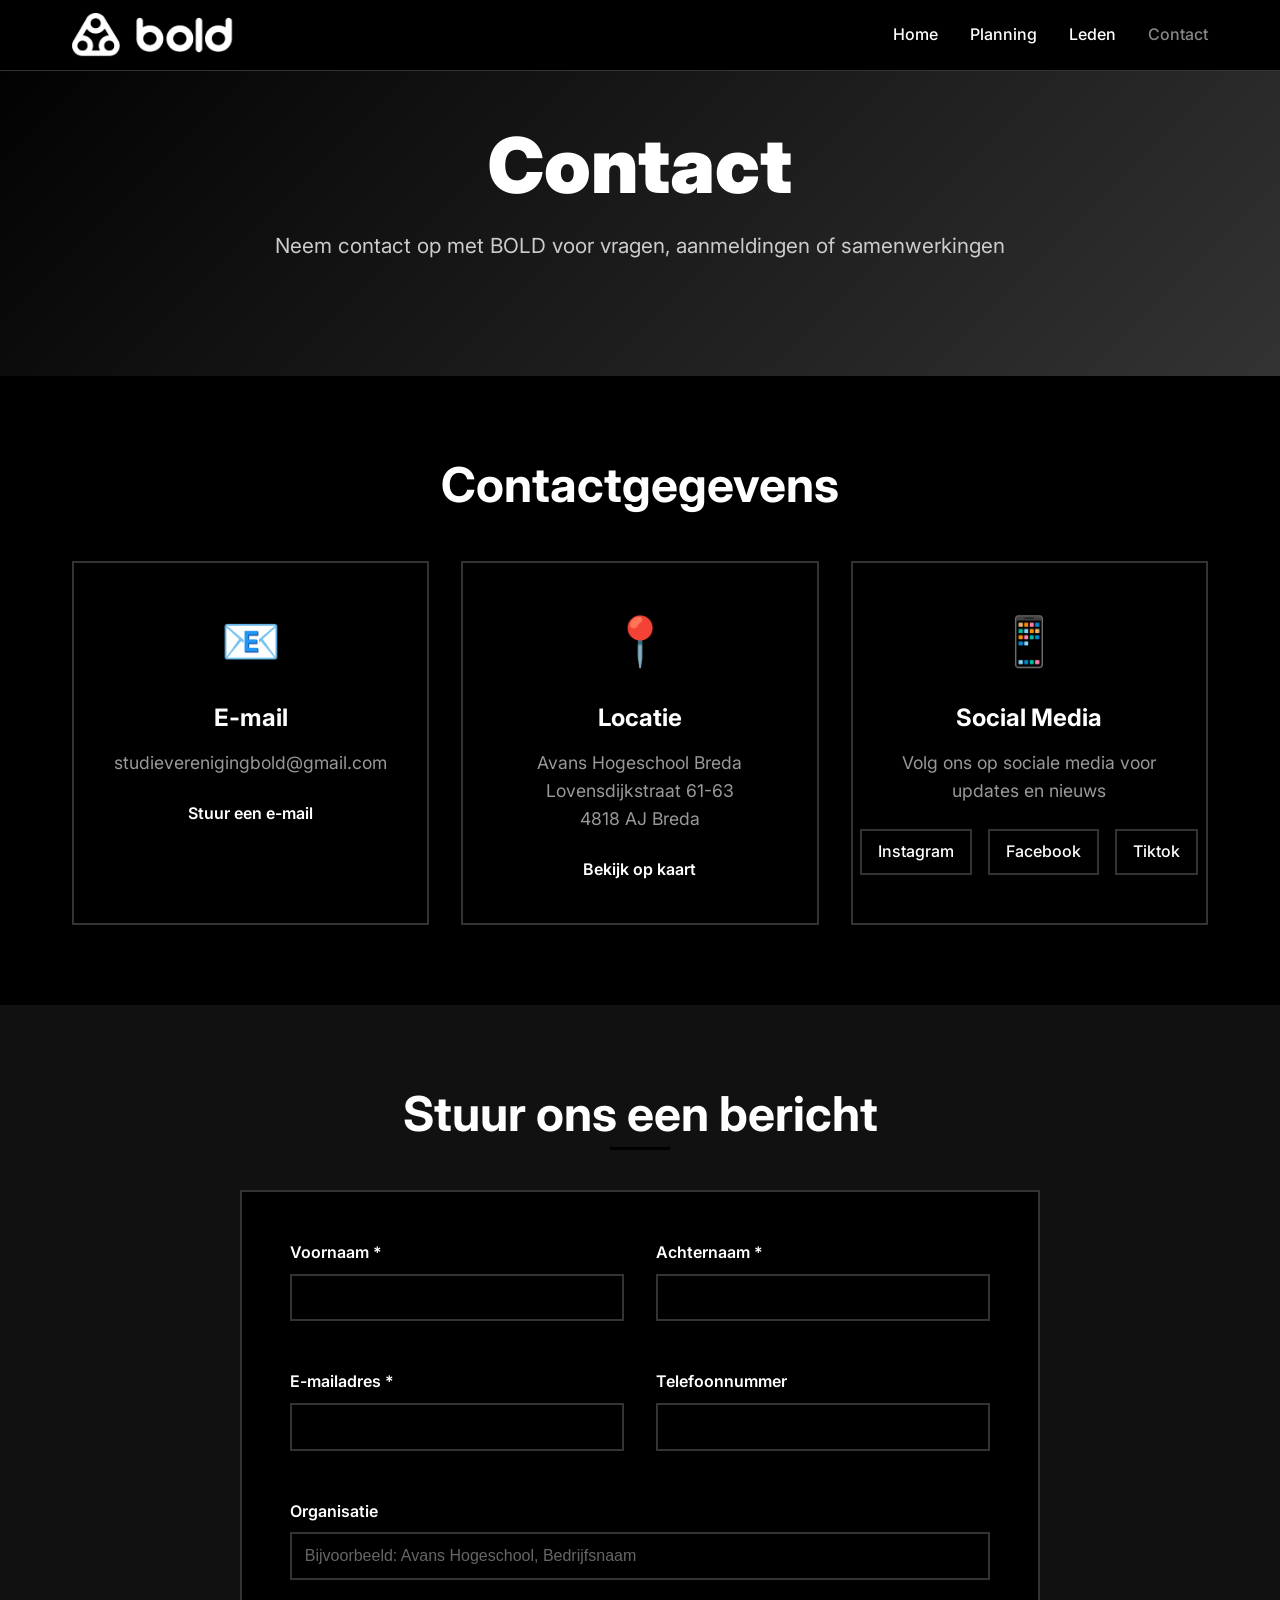
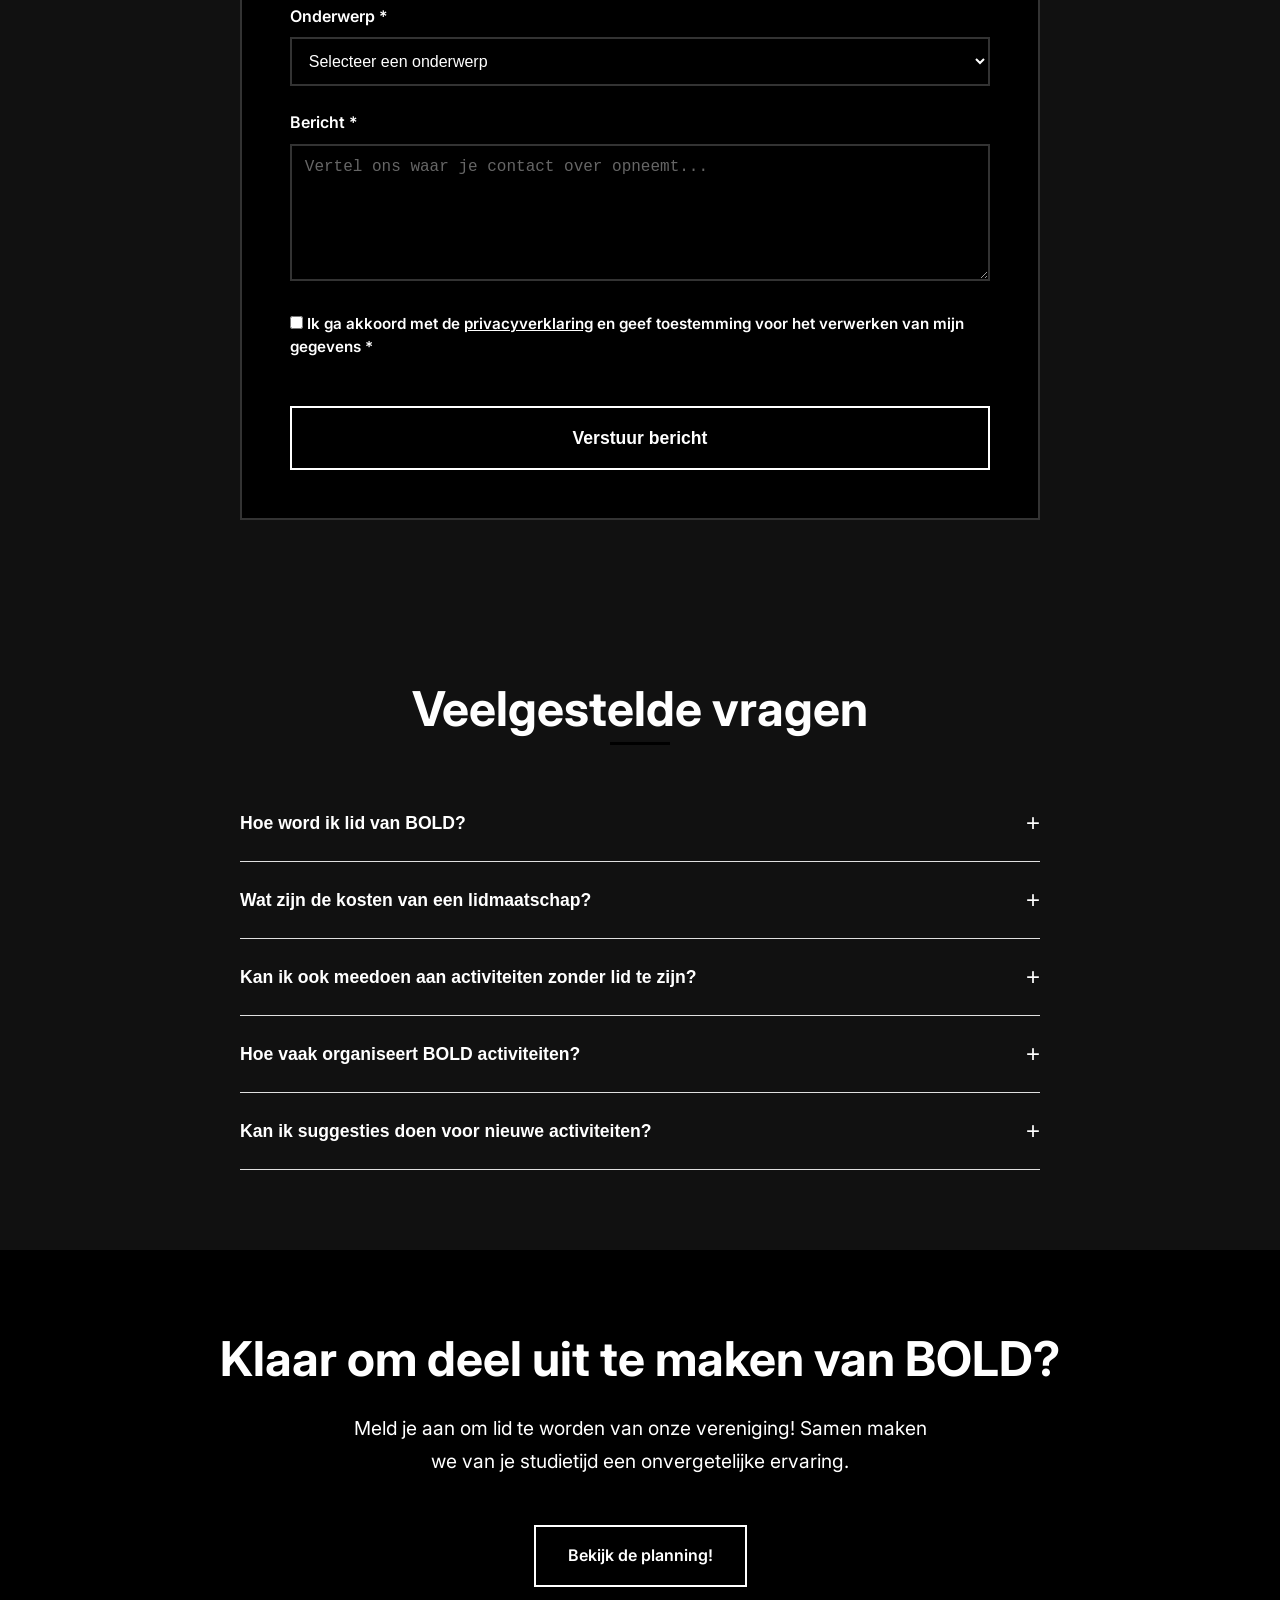
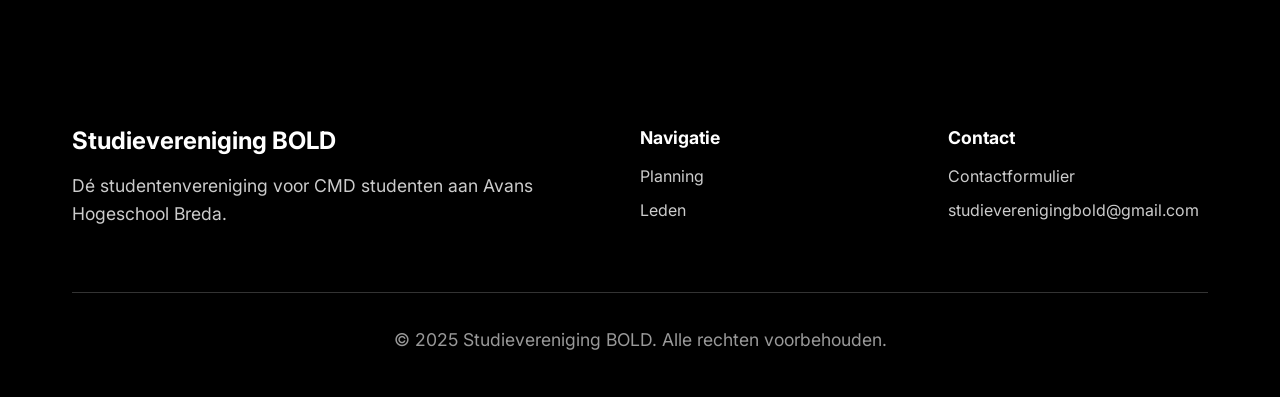
<file: contact.html>
<!DOCTYPE html>
<html lang="nl">
<head>
    <meta charset="UTF-8">
    <meta name="viewport" content="width=device-width, initial-scale=1.0">
    <meta name="description" content="Contact Studievereniging BOLD - Neem contact op met onze CMD studentenvereniging voor vragen, aanmeldingen of samenwerkingen.">
    <meta name="keywords" content="contact, CMD, Avans, Breda, studentenvereniging, BOLD, vragen, aanmelding">
    <meta name="author" content="Studievereniging BOLD">
    <meta property="og:title" content="Contact - Studievereniging BOLD">
    <meta property="og:description" content="Neem contact op met onze CMD studentenvereniging">
    <meta property="og:type" content="website">
    <title>Contact - Studievereniging BOLD</title>
    <link rel="icon" type="image/x-icon" href="img/favicon.ico">
    <link rel="stylesheet" href="styles.css">
    <link rel="preconnect" href="https://fonts.googleapis.com">
    <link rel="preconnect" href="https://fonts.gstatic.com" crossorigin>
    <link href="https://fonts.googleapis.com/css2?family=Inter:wght@300;400;500;600;700;800;900&display=swap" rel="stylesheet">
    <script>
        // Prevent flash during page transition - must run immediately before any rendering
        (function() {
            if (sessionStorage.getItem('pageTransitioning') === 'true') {
                document.documentElement.style.overflow = 'hidden';
                document.documentElement.style.visibility = 'hidden';
            }
        })();
    </script>
</head>
<body>
    <!-- Page Transition Overlay -->
    <div class="page-transition-overlay" id="page-transition-overlay">
        <img src="img/BOLD_logo_wit.png" alt="BOLD" class="page-transition-logo">
    </div>

    <!-- Navigation -->
    <nav class="navbar" role="navigation" aria-label="Hoofdnavigatie">
        <div class="nav-container">
            <div class="nav-logo">
                <a href="index.html" aria-label="Studievereniging BOLD - Home">
                    <img src="img/LOGO (1).png" alt="BOLD Logo" class="logo-image">
                </a>
            </div>
            
            <!-- Desktop Navigation -->
            <ul class="nav-menu" id="nav-menu">
                <li class="nav-item">
                    <a href="index.html" class="nav-link">Home</a>
                </li>
                <!-- <li class="nav-item">
                    <a href="introkamp.html" class="nav-link">Introkamp</a>
                </li> -->
                <li class="nav-item">
                    <a href="planning.html" class="nav-link">Planning</a>
                </li>
                <!-- <li class="nav-item">
                    <a href="donaties.html" class="nav-link">Donaties</a>
                </li> -->
                <!-- <li class="nav-item">
                    <a href="fotoboek.html" class="nav-link">Fotoboek</a>
                </li> -->
                <li class="nav-item">
                    <a href="leden.html" class="nav-link">Leden</a>
                </li>

                <li class="nav-item">
                    <a href="contact.html" class="nav-link">Contact</a>
                </li>
            </ul>
            
            <!-- Mobile Menu Button -->
            <button class="hamburger" id="hamburger" aria-label="Menu openen" aria-expanded="false">
                <span class="hamburger-line"></span>
                <span class="hamburger-line"></span>
                <span class="hamburger-line"></span>
            </button>
        </div>
    </nav>

    <!-- Main Content -->
    <main>
        <!-- Hero Section -->
        <section class="page-hero" role="banner">
            <div class="container">
                <div class="page-hero-content">
                    <h1 class="page-hero-title">Contact</h1>
                    <p class="page-hero-subtitle">Neem contact op met BOLD voor vragen, aanmeldingen of samenwerkingen</p>
                </div>
            </div>
        </section>

        <!-- Contact Information -->
        <section class="contact-info" aria-labelledby="contact-info-title">
            <div class="container">
                <h2 id="contact-info-title" class="section-title">Contactgegevens</h2>
                <div class="contact-grid">
                    <div class="contact-card">
                        <div class="contact-icon">📧</div>
                        <h3>E-mail</h3>
                        <p>studieverenigingbold@gmail.com</p>
                        <a href="mailto:studieverenigingbold@gmail.com" class="contact-link">Stuur een e-mail</a>
                    </div>
                    <div class="contact-card">
                        <div class="contact-icon">📍</div>
                        <h3>Locatie</h3>
                        <p>Avans Hogeschool Breda<br>Lovensdijkstraat 61-63<br>4818 AJ Breda</p>
                        <a href="https://maps.app.goo.gl/FTHAxrg9E9Q36sHp8" target="_blank" class="contact-link">Bekijk op kaart</a>
                    </div>
                    <div class="contact-card">
                        <div class="contact-icon">📱</div>
                        <h3>Social Media</h3>
                        <p>Volg ons op sociale media voor updates en nieuws</p>
                        <div class="social-links">
                            <a target="_blank" rel="noopener noreferrer"href="https://www.instagram.com/studieverenigingbold" class="social-link" aria-label="Instagram">Instagram</a>
                            <a target="_blank" rel="noopener noreferrer" href="https://www.facebook.com/svbold" class="social-link" aria-label="Facebook">Facebook</a>
                            <a target="_blank" rel="noopener noreferrer"href="https://www.tiktok.com/@studievereniging_bold" class="social-link" aria-label="Tiktok">Tiktok</a>

                        </div>
                </div>
            </div>
        </section>

        <!-- Contact Form -->
        <section class="contact-form-section" aria-labelledby="contact-form-title">
            <div class="container">
                <h2 id="contact-form-title" class="section-title">Stuur ons een bericht</h2>
                <div class="form-container">
                    <form class="contact-form" id="contact-form" action="https://api.web3forms.com/submit" method="POST">
                        <!-- Web3Forms Access Key -->
                        <input type="hidden" name="access_key" value="b083d10e-01dd-41e7-8710-f044d23d0695">
                        
                        <!-- Hidden name field that combines firstName and lastName -->
                        <input type="hidden" name="name" id="fullName">
                        
                        <div class="form-row">
                            <div class="form-group">
                                <label for="firstName">Voornaam *</label>
                                <input type="text" id="firstName" name="firstName" required>
                            </div>
                            <div class="form-group">
                                <label for="lastName">Achternaam *</label>
                                <input type="text" id="lastName" name="lastName" required>
                            </div>
                        </div>
                        
                        <div class="form-row">
                            <div class="form-group">
                                <label for="email">E-mailadres *</label>
                                <input type="email" id="email" name="email" required>
                            </div>
                            <div class="form-group">
                                <label for="phone">Telefoonnummer</label>
                                <input type="tel" id="phone" name="phone">
                            </div>
                        </div>
                        
                        <div class="form-group">
                            <label for="organization">Organisatie</label>
                            <input type="text" id="organization" name="organization" placeholder="Bijvoorbeeld: Avans Hogeschool, Bedrijfsnaam">
                        </div>
                        
                        <div class="form-group">
                            <label for="subject">Onderwerp *</label>
                            <select id="subject" name="subject" required>
                                <option value="">Selecteer een onderwerp</option>
                                <option value="lidmaatschap">Lidmaatschap</option>
                                <option value="introkamp">Introkamp</option>
                                <option value="activiteiten">Activiteiten</option>
                                <option value="samenwerking">Samenwerking</option>
                                <option value="donatie">Donatie</option>
                                <option value="overig">Overig</option>
                            </select>
                        </div>
                        
                        <div class="form-group">
                            <label for="message">Bericht *</label>
                            <textarea id="message" name="message" rows="6" required placeholder="Vertel ons waar je contact over opneemt..."></textarea>
                        </div>
                        
                        <div class="form-group checkbox-group">
                            <label class="checkbox-label">
                                <input type="checkbox" id="privacy" name="privacy" required>
                                <span class="checkmark"></span>
                                Ik ga akkoord met de <a href="#" target="_blank">privacyverklaring</a> en geef toestemming voor het verwerken van mijn gegevens *
                            </label>
                        </div>
                        
                        <button type="submit" class="btn btn-primary btn-large">
                            Verstuur bericht
                        </button>
                    </form>
                </div>
            </div>
        </section>

        <!-- FAQ Section -->
        <section class="faq" aria-labelledby="faq-title">
            <div class="container">
                <h2 id="faq-title" class="section-title">Veelgestelde vragen</h2>
                <div class="faq-list">
                    <div class="faq-item">
                        <button class="faq-question" aria-expanded="false">
                            <span>Hoe word ik lid van BOLD?</span>
                            <span class="faq-icon">+</span>
                        </button>
                        <div class="faq-answer">
                            <p>Je kunt je aanmelden via het contactformulier op deze pagina of door een e-mail te sturen naar studieverenigingbold@gmail.com.We nemen dan contact met je op om een afspraak te regelen.</p>
                        </div>
                    </div>
                    <div class="faq-item">
                        <button class="faq-question" aria-expanded="false">
                            <span>Wat zijn de kosten van een lidmaatschap?</span>
                            <span class="faq-icon">+</span>
                        </button>
                        <div class="faq-answer">
                            <p>Het lidmaatschap van BOLD is helemaal gratis!</p>
                        </div>
                    </div>
                    <div class="faq-item">
                        <button class="faq-question" aria-expanded="false">
                            <span>Kan ik ook meedoen aan activiteiten zonder lid te zijn?</span>
                            <span class="faq-icon">+</span>
                        </button>
                        <div class="faq-answer">
                            <p>Ja, alle activiteiten zijn open voor alle CMD studenten, ook als je  geen lid bent van BOLD.</p>
                        </div>
                    </div>
                    <div class="faq-item">
                        <button class="faq-question" aria-expanded="false">
                            <span>Hoe vaak organiseert BOLD activiteiten?</span>
                            <span class="faq-icon">+</span>
                        </button>
                        <div class="faq-answer">
                            <p>We organiseren gemiddeld 1 activiteit per maand.</p>
                        </div>
                    </div>
                    <div class="faq-item">
                        <button class="faq-question" aria-expanded="false">
                            <span>Kan ik suggesties doen voor nieuwe activiteiten?</span>
                            <span class="faq-icon">+</span>
                        </button>
                        <div class="faq-answer">
                            <p>Absoluut! We horen graag je ideeën voor nieuwe activiteiten. Je kunt je suggesties doorgeven via het contactformulier of via onze socials!</p>
                        </div>
                    </div>
                </div>
            </div>
        </section>

        <!-- CTA Section -->
        <section class="cta" aria-labelledby="cta-title">
            <div class="container">
                <div class="cta-content">
                    <h2 id="cta-title" class="cta-title">Klaar om deel uit te maken van BOLD?</h2>
                    <p class="cta-description">
                        Meld je aan om lid te worden van onze vereniging!
                        Samen maken we van je studietijd een onvergetelijke ervaring.
                    </p>
                    <div class="cta-actions">
                        <a href="planning.html" class="btn btn-primary" aria-label="Meld je aan voor Introkamp">
                            Bekijk de planning!                        
                        </a>
                        <!-- <a href="donaties.html" class="btn btn-secondary" aria-label="Steun BOLD met een donatie">
                            Steun BOLD
                        </a> -->
                    </div>
                </div>
            </div>
        </section>
    </main>

    <!-- Footer -->
    <footer class="footer" role="contentinfo">
        <div class="container">
            <div class="footer-content">
                <div class="footer-section">
                    <h3 class="footer-title">Studievereniging BOLD</h3>
                    <p class="footer-description">
                        Dé studentenvereniging voor CMD studenten aan Avans Hogeschool Breda.
                    </p>
                </div>
                <div class="footer-section">
                    <h4 class="footer-subtitle">Navigatie</h4>
                    <ul class="footer-links">
                        <!-- <li><a href="introkamp.html">Introkamp</a></li> -->
                        <li><a href="planning.html">Planning</a></li>
                        <!-- <li><a href="fotoboek.html">Fotoboek</a></li> -->
                        <li><a href="leden.html">Leden</a></li>
                    </ul>
                </div>
                <div class="footer-section">
                    <h4 class="footer-subtitle">Contact</h4>
                    <ul class="footer-links">
                        <li><a href="contact.html">Contactformulier</a></li>
                        <!-- <li><a href="donaties.html">Donaties</a></li> -->
                        <li><a href="mailto:studieverenigingbold@gmail.com">studieverenigingbold@gmail.com</a></li>
                    </ul>
                </div>
            </div>
            <div class="footer-bottom">
                <p>&copy; 2025 Studievereniging BOLD. Alle rechten voorbehouden.</p>
            </div>
        </div>
    </footer>

    <script src="script.js"></script>
</body>
</html>
</file>
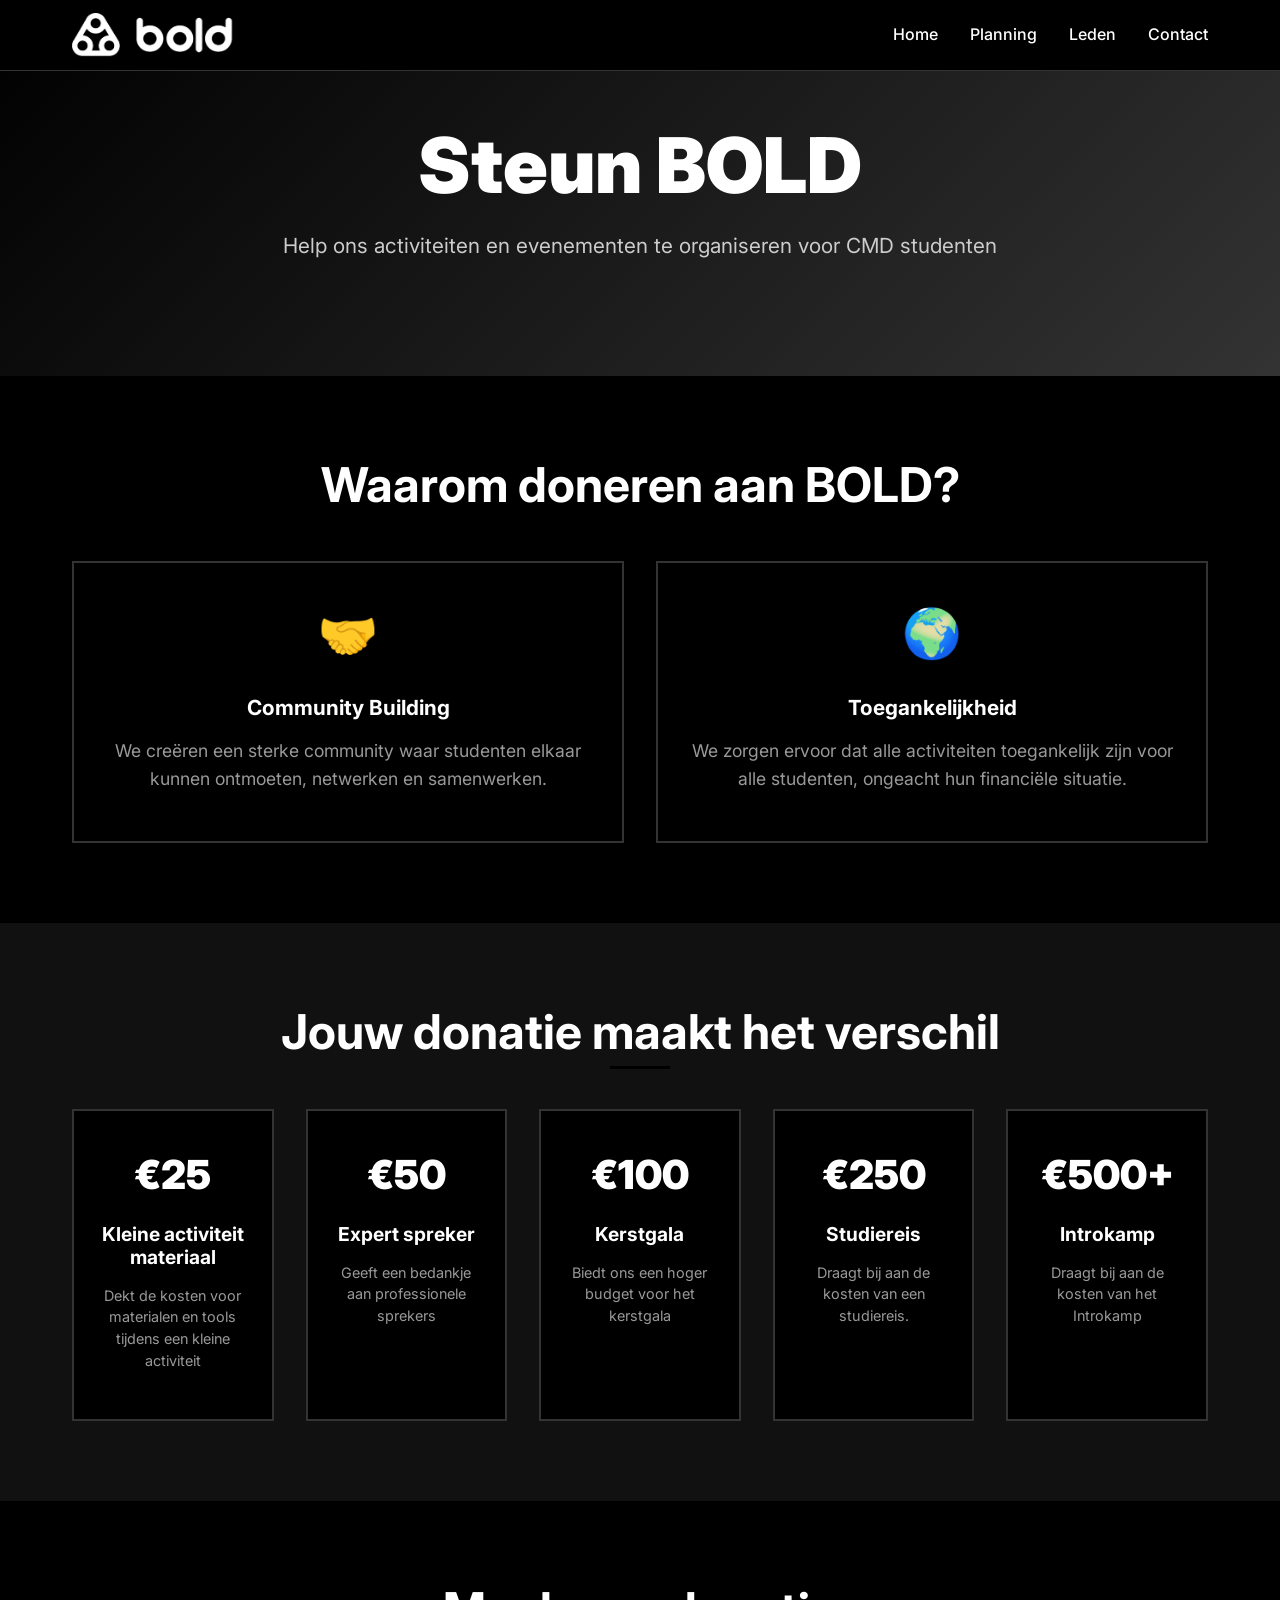
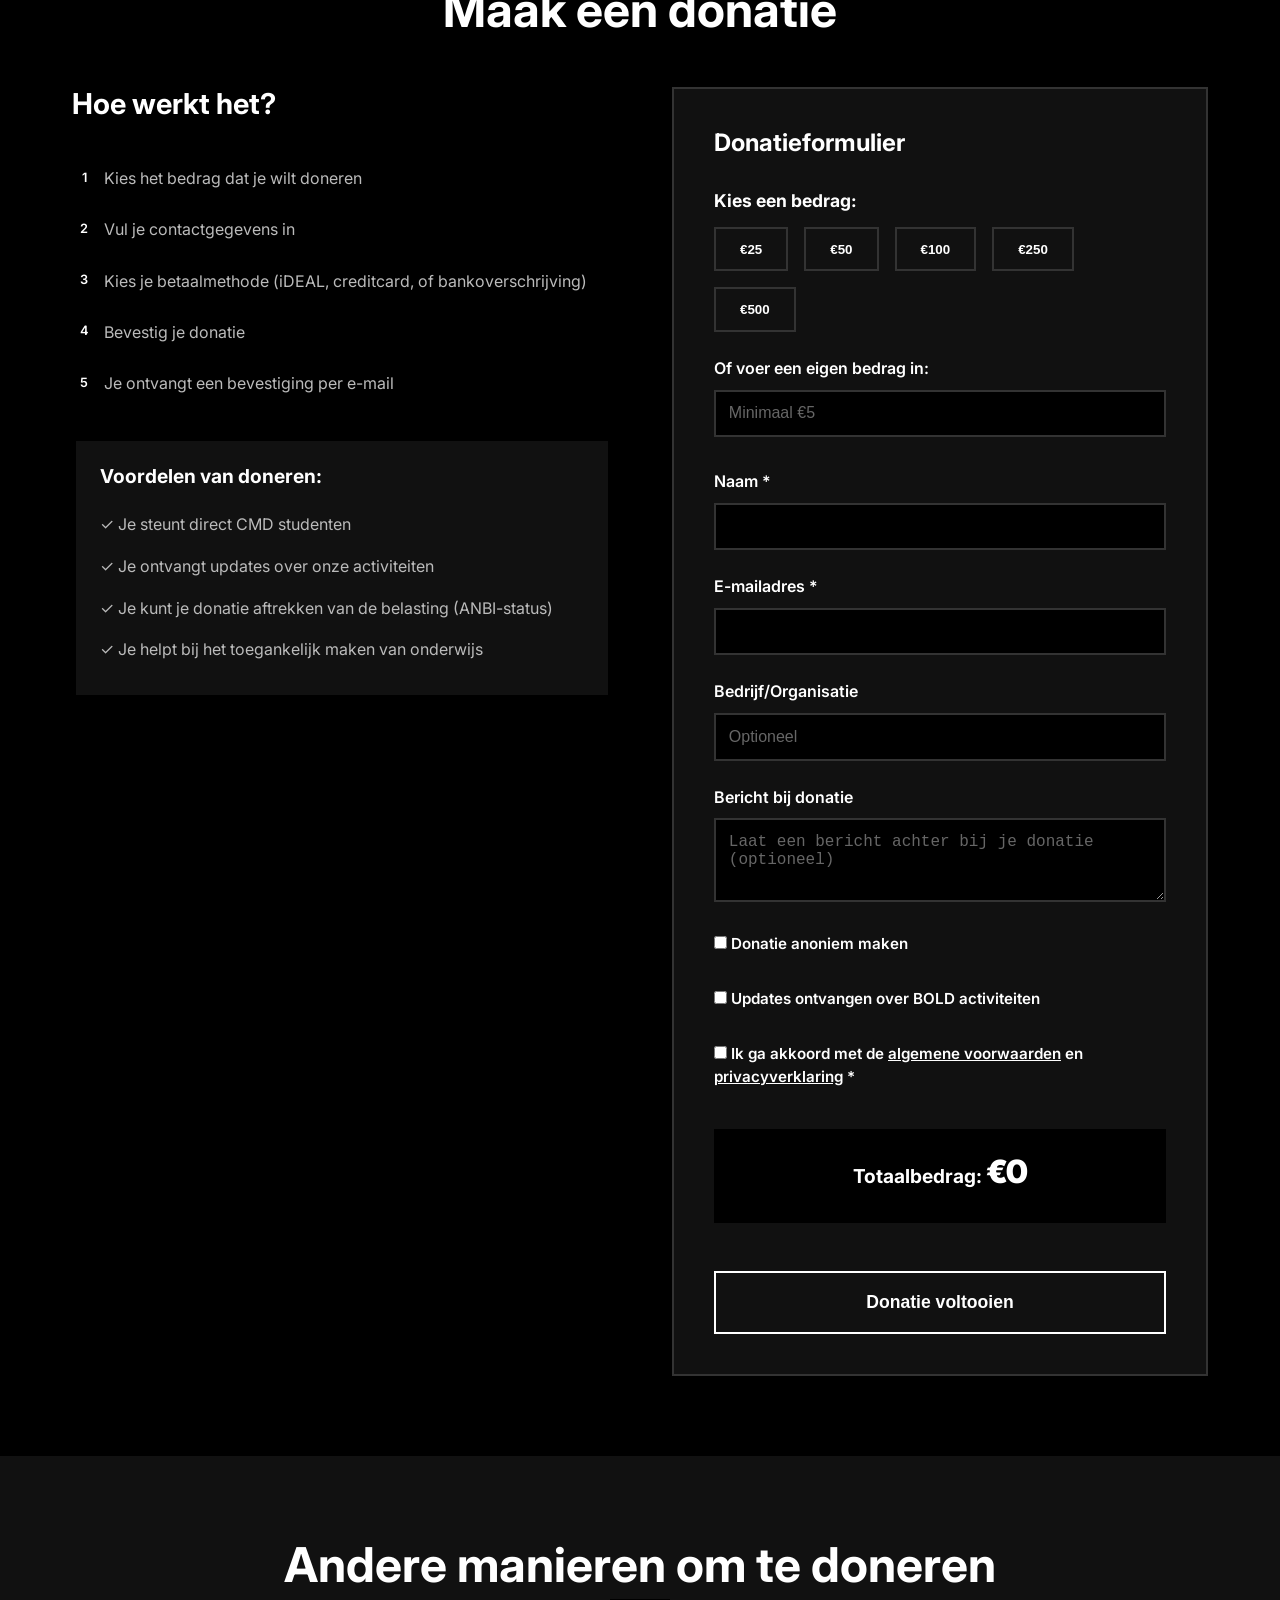
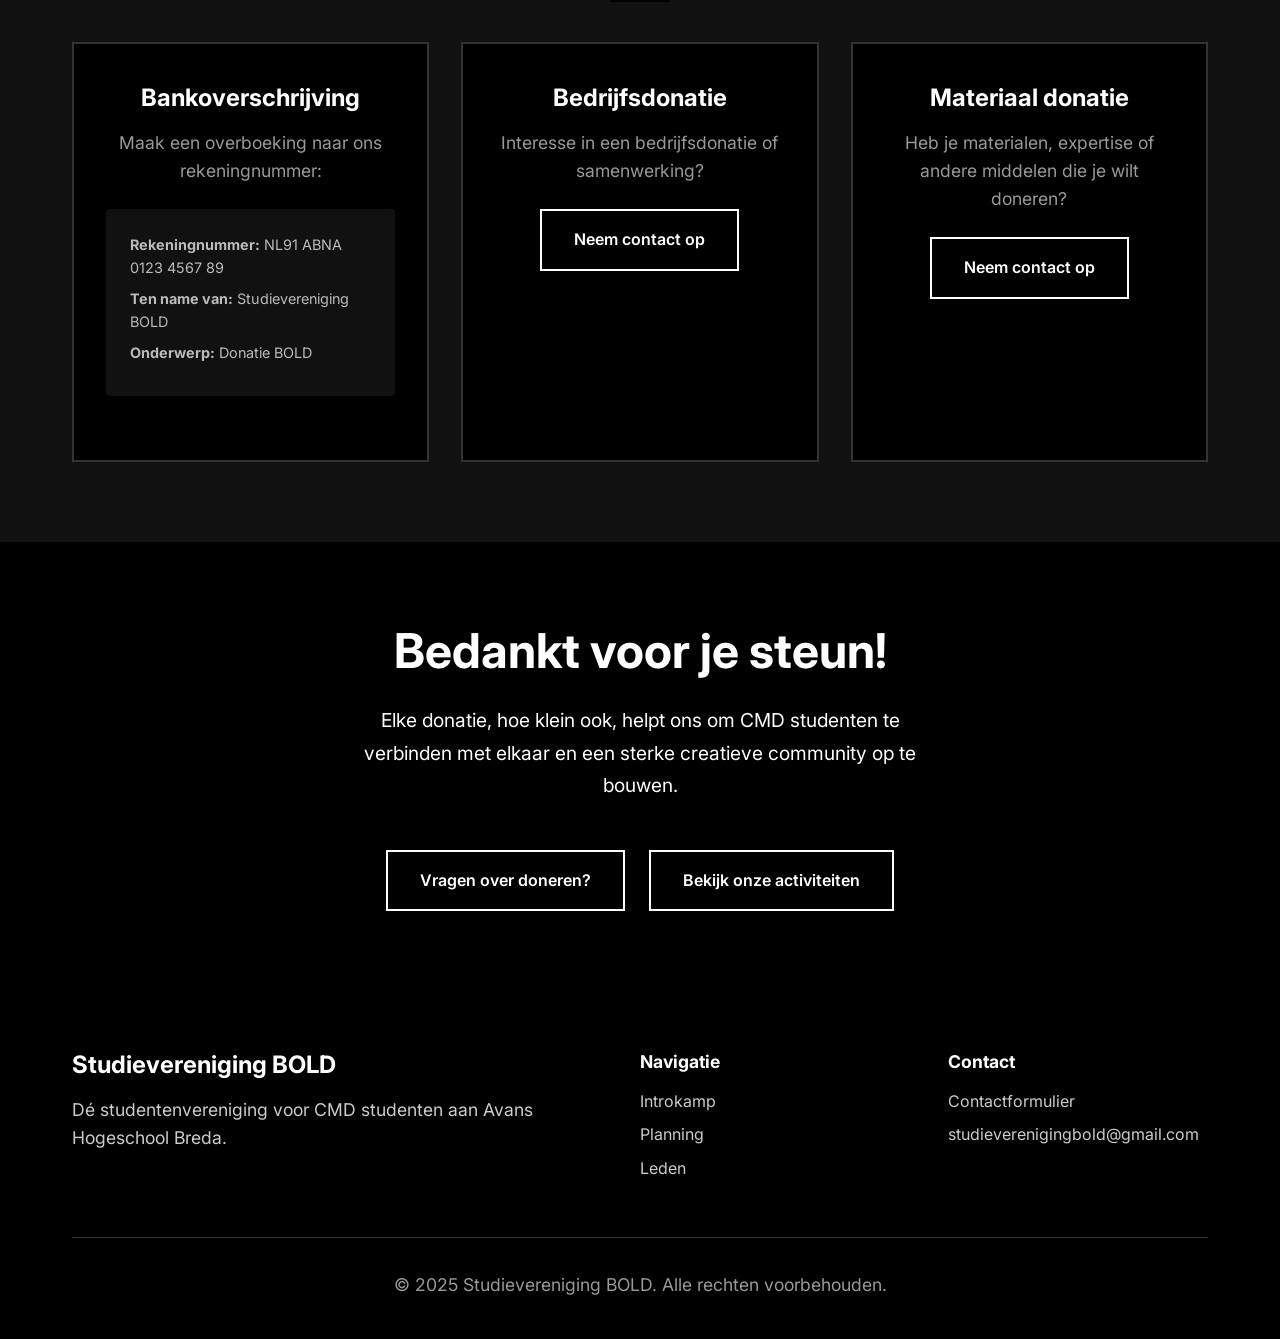
<file: donaties.html>
<!DOCTYPE html>
<html lang="nl">
<head>
    <meta charset="UTF-8">
    <meta name="viewport" content="width=device-width, initial-scale=1.0">
    <meta name="description" content="Donaties voor Studievereniging BOLD - Steun onze CMD studentenvereniging en help ons activiteiten en evenementen te organiseren.">
    <meta name="keywords" content="donaties, steun, CMD, Avans, Breda, studentenvereniging, BOLD, activiteiten">
    <meta name="author" content="Studievereniging BOLD">
    <meta property="og:title" content="Donaties - Studievereniging BOLD">
    <meta property="og:description" content="Steun onze CMD studentenvereniging en help ons activiteiten te organiseren">
    <meta property="og:type" content="website">
    <title>Donaties - Studievereniging BOLD</title>
    <link rel="icon" type="image/x-icon" href="img/favicon.ico">
    <link rel="stylesheet" href="styles.css">
    <link rel="preconnect" href="https://fonts.googleapis.com">
    <link rel="preconnect" href="https://fonts.gstatic.com" crossorigin>
    <link href="https://fonts.googleapis.com/css2?family=Inter:wght@300;400;500;600;700;800;900&display=swap" rel="stylesheet">
    <script>
        // Prevent flash during page transition - must run immediately before any rendering
        (function() {
            if (sessionStorage.getItem('pageTransitioning') === 'true') {
                document.documentElement.style.overflow = 'hidden';
                document.documentElement.style.visibility = 'hidden';
            }
        })();
    </script>
</head>
<body>
    <!-- Page Transition Overlay -->
    <div class="page-transition-overlay" id="page-transition-overlay">
        <img src="img/BOLD_logo_wit.png" alt="BOLD" class="page-transition-logo">
    </div>

    <!-- Navigation -->
    <nav class="navbar" role="navigation" aria-label="Hoofdnavigatie">
        <div class="nav-container">
            <div class="nav-logo">
                <a href="index.html" aria-label="Studievereniging BOLD - Home">
                    <img src="img/LOGO (1).png" alt="BOLD Logo" class="logo-image">
                </a>
            </div>
            
            <!-- Desktop Navigation -->
            <ul class="nav-menu" id="nav-menu">
                <li class="nav-item">
                    <a href="index.html" class="nav-link">Home</a>
                </li>
                <!-- <li class="nav-item">
                    <a href="introkamp.html" class="nav-link">Introkamp</a>
                </li> -->
                <li class="nav-item">
                    <a href="planning.html" class="nav-link">Planning</a>
                </li>
                <!-- <li class="nav-item">
                    <a href="donaties.html" class="nav-link">Donaties</a>
                </li> -->
                <!-- <li class="nav-item">
                    <a href="fotoboek.html" class="nav-link">Fotoboek</a>
                </li> -->
                <li class="nav-item">
                    <a href="leden.html" class="nav-link">Leden</a>
                </li>

                <li class="nav-item">
                    <a href="contact.html" class="nav-link">Contact</a>
                </li>
            </ul>
            
            <!-- Mobile Menu Button -->
            <button class="hamburger" id="hamburger" aria-label="Menu openen" aria-expanded="false">
                <span class="hamburger-line"></span>
                <span class="hamburger-line"></span>
                <span class="hamburger-line"></span>
            </button>
        </div>
    </nav>

    <!-- Main Content -->
    <main>
        <!-- Hero Section -->
        <section class="page-hero" role="banner">
            <div class="container">
                <div class="page-hero-content">
                    <h1 class="page-hero-title">Steun BOLD</h1>
                    <p class="page-hero-subtitle">Help ons activiteiten en evenementen te organiseren voor CMD studenten</p>
                </div>
            </div>
        </section>

        <!-- Why Donate Section -->
        <section class="why-donate" aria-labelledby="why-donate-title">
            <div class="container">
                <h2 id="why-donate-title" class="section-title">Waarom doneren aan BOLD?</h2>
                <div class="donate-reasons">
                    <!-- <div class="reason-card">
                        <div class="reason-icon">🎓</div>
                        <h3>Onderwijs & Ontwikkeling</h3>
                        <p>We organiseren workshops, masterclasses en lezingen die CMD studenten helpen groeien als creatieve professionals.</p>
                    </div> -->
                    <div class="reason-card">
                        <div class="reason-icon">🤝</div>
                        <h3>Community Building</h3>
                        <p>We creëren een sterke community waar studenten elkaar kunnen ontmoeten, netwerken en samenwerken.</p>
                    </div>
                    <!-- <div class="reason-card">
                        <div class="reason-icon">💡</div>
                        <h3>Innovatie & Creativiteit</h3>
                        <p>We stimuleren creativiteit en innovatie door het organiseren van challenges, hackathons en creatieve projecten.</p>
                    </div> -->
                    <div class="reason-card">
                        <div class="reason-icon">🌍</div>
                        <h3>Toegankelijkheid</h3>
                        <p>We zorgen ervoor dat alle activiteiten toegankelijk zijn voor alle studenten, ongeacht hun financiële situatie.</p>
                    </div>
                </div>
            </div>
        </section>

        <!-- Donation Impact -->
        <section class="donation-impact" aria-labelledby="impact-title">
            <div class="container">
                <h2 id="impact-title" class="section-title">Jouw donatie maakt het verschil</h2>
                <div class="impact-grid">
                    <div class="impact-item">
                        <span class="impact-amount">€25</span>
                        <h3>Kleine activiteit materiaal</h3>
                        <p>Dekt de kosten voor materialen en tools tijdens een kleine activiteit</p>
                    </div>
                    <div class="impact-item">
                        <span class="impact-amount">€50</span>
                        <h3>Expert spreker</h3>
                        <p>Geeft een bedankje aan professionele sprekers </p>
                    </div>
                    <div class="impact-item">
                        <span class="impact-amount">€100</span>
                        <h3>Kerstgala</h3>
                        <p>Biedt ons een hoger budget voor het kerstgala</p>
                    </div>
                    <div class="impact-item">
                        <span class="impact-amount">€250</span>
                        <h3>Studiereis</h3>
                        <p>Draagt bij aan de kosten van een studiereis.</p>
                    </div>
                    <!-- <div class="impact-item">
                        <span class="impact-amount">€500</span>
                        <h3>Groot evenement</h3>
                        <p>Helpt bij het organiseren van een groot evenement zoals Introkamp</p>
                    </div> -->
                    <div class="impact-item">
                        <span class="impact-amount">€500+</span>
                        <h3>Introkamp</h3>
                        <p>Draagt bij aan de kosten van het Introkamp</p>
                    </div>
                </div>
            </div>
        </section>

        <!-- Donation Form -->
        <section class="donation-form-section" aria-labelledby="donation-form-title">
            <div class="container">
                <h2 id="donation-form-title" class="section-title">Maak een donatie</h2>
                <div class="donation-container">
                    <div class="donation-info">
                        <h3>Hoe werkt het?</h3>
                        <ol class="donation-steps">
                            <li>Kies het bedrag dat je wilt doneren</li>
                            <li>Vul je contactgegevens in</li>
                            <li>Kies je betaalmethode (iDEAL, creditcard, of bankoverschrijving)</li>
                            <li>Bevestig je donatie</li>
                            <li>Je ontvangt een bevestiging per e-mail</li>
                        </ol>
                        
                        <div class="donation-benefits">
                            <h4>Voordelen van doneren:</h4>
                            <ul>
                                <li>✓ Je steunt direct CMD studenten</li>
                                <li>✓ Je ontvangt updates over onze activiteiten</li>
                                <li>✓ Je kunt je donatie aftrekken van de belasting (ANBI-status)</li>
                                <li>✓ Je helpt bij het toegankelijk maken van onderwijs</li>
                            </ul>
                        </div>
                    </div>
                    
                    <form class="donation-form" id="donation-form">
                        <h3>Donatieformulier</h3>
                        
                        <div class="donation-amounts">
                            <h4>Kies een bedrag:</h4>
                            <div class="amount-buttons">
                                <button type="button" class="amount-btn" data-amount="25">€25</button>
                                <button type="button" class="amount-btn" data-amount="50">€50</button>
                                <button type="button" class="amount-btn" data-amount="100">€100</button>
                                <button type="button" class="amount-btn" data-amount="250">€250</button>
                                <button type="button" class="amount-btn" data-amount="500">€500</button>
                            </div>
                            <div class="custom-amount">
                                <label for="custom-amount">Of voer een eigen bedrag in:</label>
                                <input type="number" id="custom-amount" name="customAmount" min="5" step="5" placeholder="Minimaal €5">
                            </div>
                        </div>
                        
                        <div class="form-group">
                            <label for="donor-name">Naam *</label>
                            <input type="text" id="donor-name" name="donorName" required>
                        </div>
                        
                        <div class="form-group">
                            <label for="donor-email">E-mailadres *</label>
                            <input type="email" id="donor-email" name="donorEmail" required>
                        </div>
                        
                        <div class="form-group">
                            <label for="donor-company">Bedrijf/Organisatie</label>
                            <input type="text" id="donor-company" name="donorCompany" placeholder="Optioneel">
                        </div>
                        
                        <div class="form-group">
                            <label for="donation-message">Bericht bij donatie</label>
                            <textarea id="donation-message" name="donationMessage" rows="3" placeholder="Laat een bericht achter bij je donatie (optioneel)"></textarea>
                        </div>
                        
                        <div class="form-group checkbox-group">
                            <label class="checkbox-label">
                                <input type="checkbox" id="anonymous" name="anonymous">
                                <span class="checkmark"></span>
                                Donatie anoniem maken
                            </label>
                        </div>
                        
                        <div class="form-group checkbox-group">
                            <label class="checkbox-label">
                                <input type="checkbox" id="newsletter" name="newsletter">
                                <span class="checkmark"></span>
                                Updates ontvangen over BOLD activiteiten
                            </label>
                        </div>
                        
                        <div class="form-group checkbox-group">
                            <label class="checkbox-label">
                                <input type="checkbox" id="terms" name="terms" required>
                                <span class="checkmark"></span>
                                Ik ga akkoord met de <a href="#" target="_blank">algemene voorwaarden</a> en <a href="#" target="_blank">privacyverklaring</a> *
                            </label>
                        </div>
                        
                        <div class="donation-total">
                            <h4>Totaalbedrag: <span id="total-amount">€0</span></h4>
                        </div>
                        
                        <button type="submit" class="btn btn-primary btn-large">
                            Donatie voltooien
                        </button>
                    </form>
                </div>
            </div>
        </section>

        <!-- Alternative Donation Methods -->
        <section class="alternative-donations" aria-labelledby="alternative-title">
            <div class="container">
                <h2 id="alternative-title" class="section-title">Andere manieren om te doneren</h2>
                <div class="alternative-methods">
                    <div class="method-card">
                        <h3>Bankoverschrijving</h3>
                        <p>Maak een overboeking naar ons rekeningnummer:</p>
                        <div class="bank-details">
                            <p><strong>Rekeningnummer:</strong> NL91 ABNA 0123 4567 89</p>
                            <p><strong>Ten name van:</strong> Studievereniging BOLD</p>
                            <p><strong>Onderwerp:</strong> Donatie BOLD</p>
                        </div>
                    </div>
                    <div class="method-card">
                        <h3>Bedrijfsdonatie</h3>
                        <p>Interesse in een bedrijfsdonatie of samenwerking?</p>
                        <a href="contact.html" class="btn btn-outline">Neem contact op</a>
                    </div>
                    <div class="method-card">
                        <h3>Materiaal donatie</h3>
                        <p>Heb je materialen, expertise of andere middelen die je wilt doneren?</p>
                        <a href="contact.html" class="btn btn-outline">Neem contact op</a>
                    </div>
                </div>
            </div>
        </section>

        <!-- CTA Section -->
        <section class="cta" aria-labelledby="cta-title">
            <div class="container">
                <div class="cta-content">
                    <h2 id="cta-title" class="cta-title">Bedankt voor je steun!</h2>
                    <p class="cta-description">
                        Elke donatie, hoe klein ook, helpt ons om CMD studenten te verbinden met elkaar en 
                        een sterke creatieve community op te bouwen.
                    </p>
                    <div class="cta-actions">
                        <a href="contact.html" class="btn btn-primary" aria-label="Neem contact op">
                            Vragen over doneren?
                        </a>
                        <a href="planning.html" class="btn btn-secondary" aria-label="Bekijk onze activiteiten">
                            Bekijk onze activiteiten
                        </a>
                    </div>
                </div>
            </div>
        </section>
    </main>

    <!-- Footer -->
    <footer class="footer" role="contentinfo">
        <div class="container">
            <div class="footer-content">
                <div class="footer-section">
                    <h3 class="footer-title">Studievereniging BOLD</h3>
                    <p class="footer-description">
                        Dé studentenvereniging voor CMD studenten aan Avans Hogeschool Breda.
                    </p>
                </div>
                <div class="footer-section">
                    <h4 class="footer-subtitle">Navigatie</h4>
                    <ul class="footer-links">
                        <li><a href="introkamp.html">Introkamp</a></li>
                        <li><a href="planning.html">Planning</a></li>
                        <!-- <li><a href="fotoboek.html">Fotoboek</a></li> -->
                        <li><a href="leden.html">Leden</a></li>
                    </ul>
                </div>
                <div class="footer-section">
                    <h4 class="footer-subtitle">Contact</h4>
                    <ul class="footer-links">
                        <li><a href="contact.html">Contactformulier</a></li>
                        <!-- <li><a href="donaties.html">Donaties</a></li> -->
                        <li><a href="mailto:studieverenigingbold@gmail.com">studieverenigingbold@gmail.com</a></li>
                    </ul>
                </div>
            </div>
            <div class="footer-bottom">
                <p>&copy; 2025 Studievereniging BOLD. Alle rechten voorbehouden.</p>
            </div>
        </div>
    </footer>

    <script src="script.js"></script>
</body>
</html>
</file>
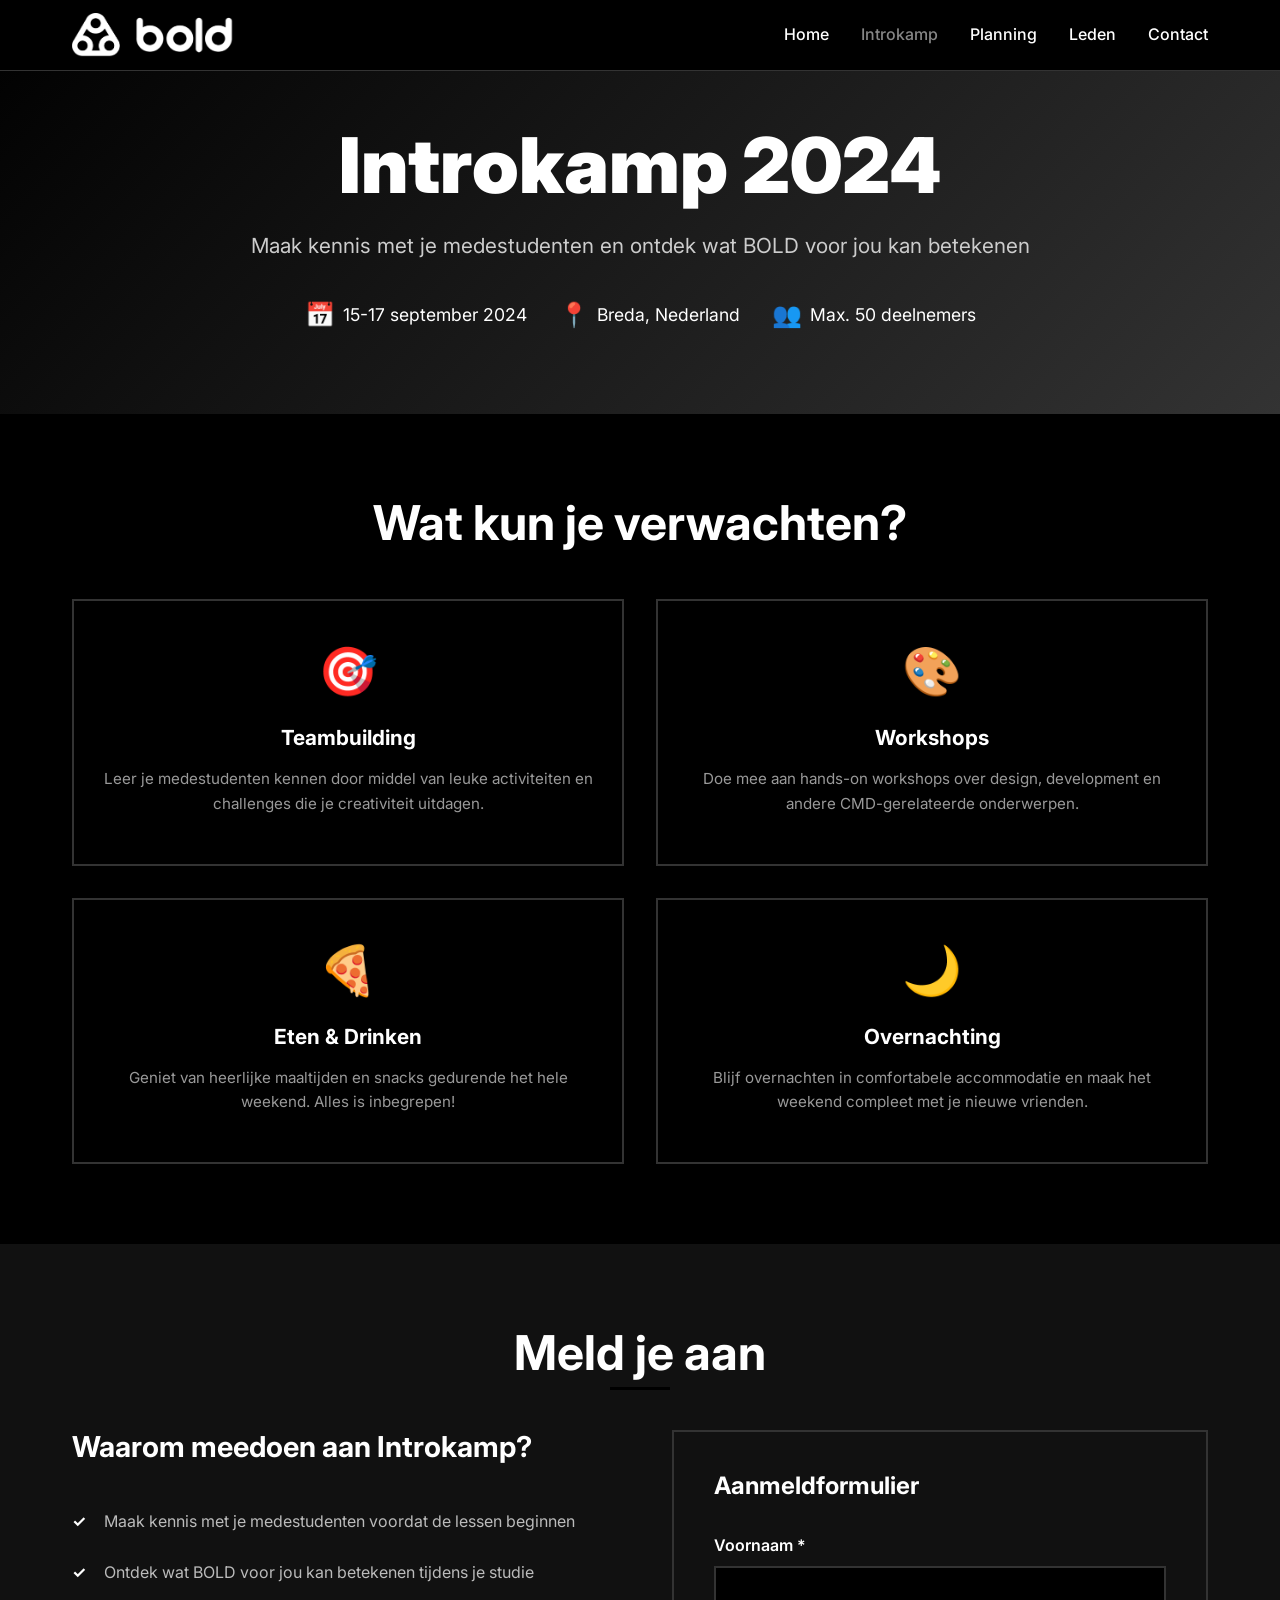
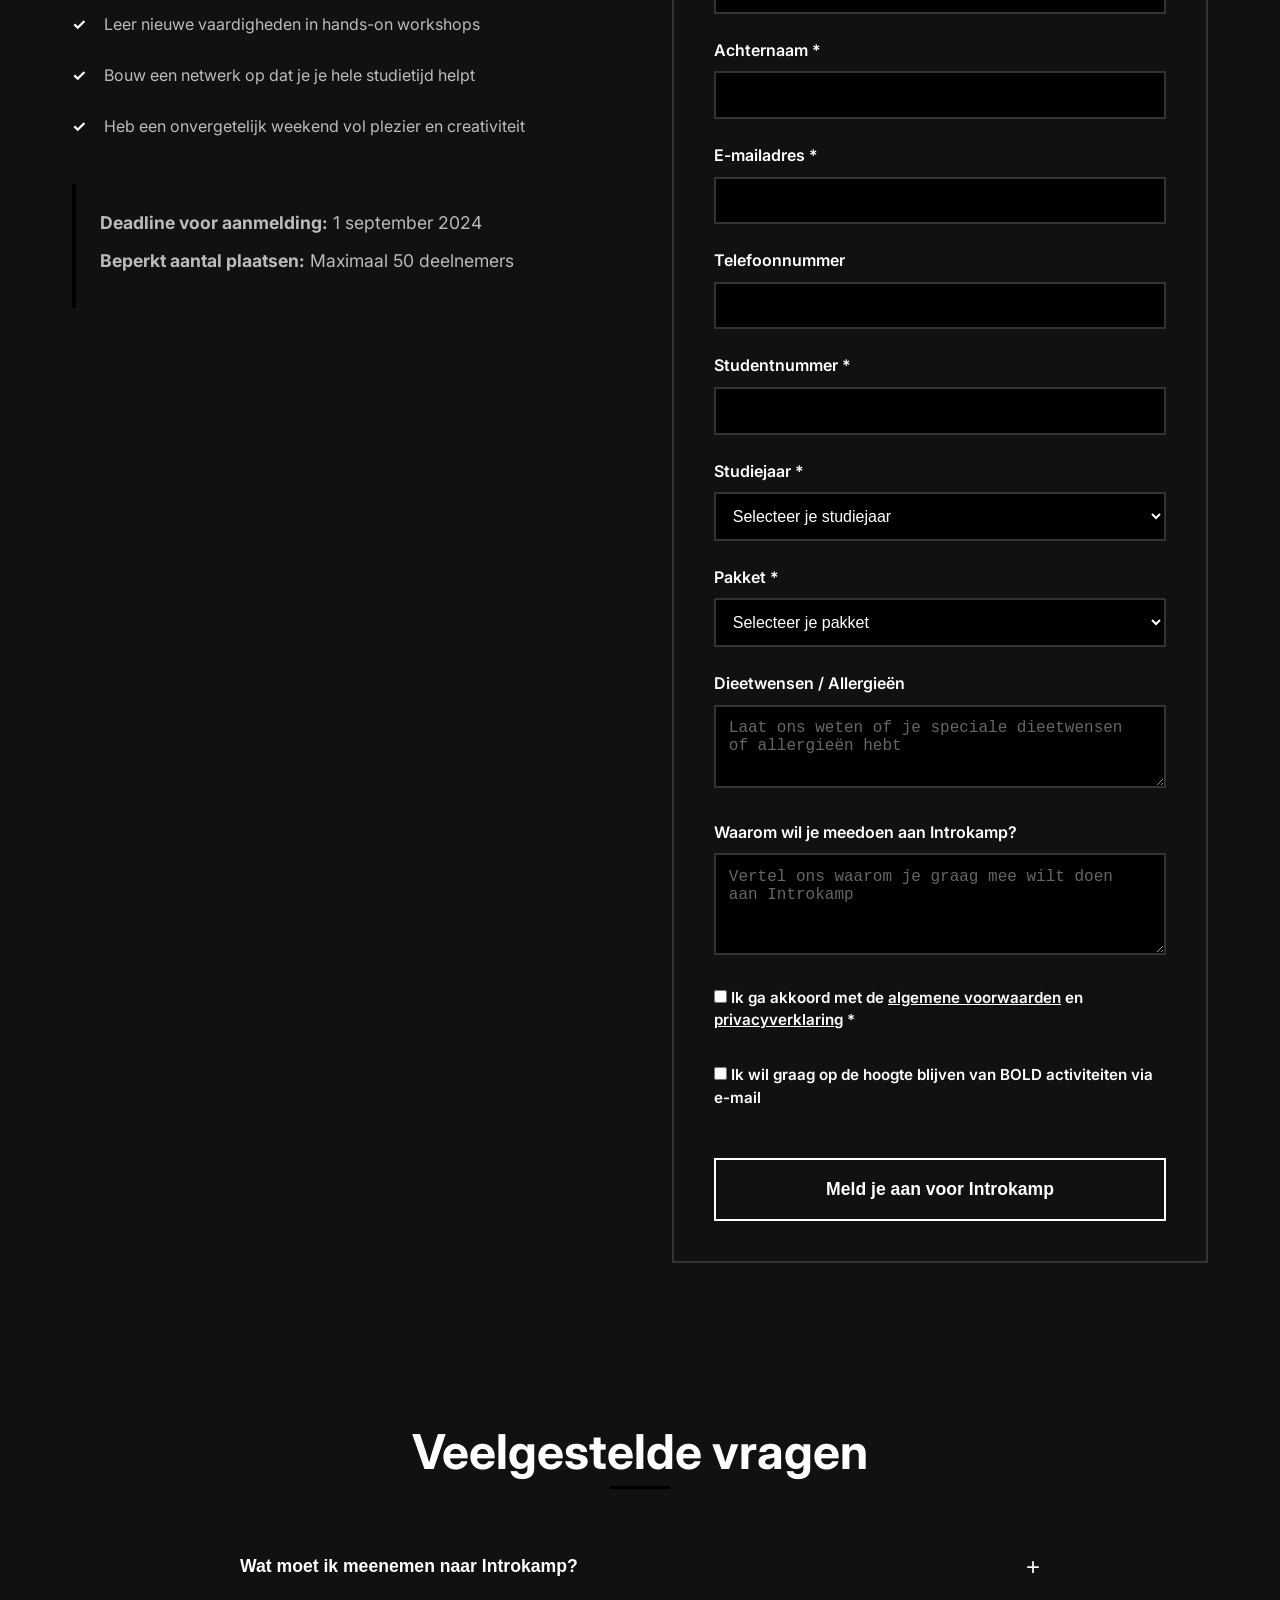
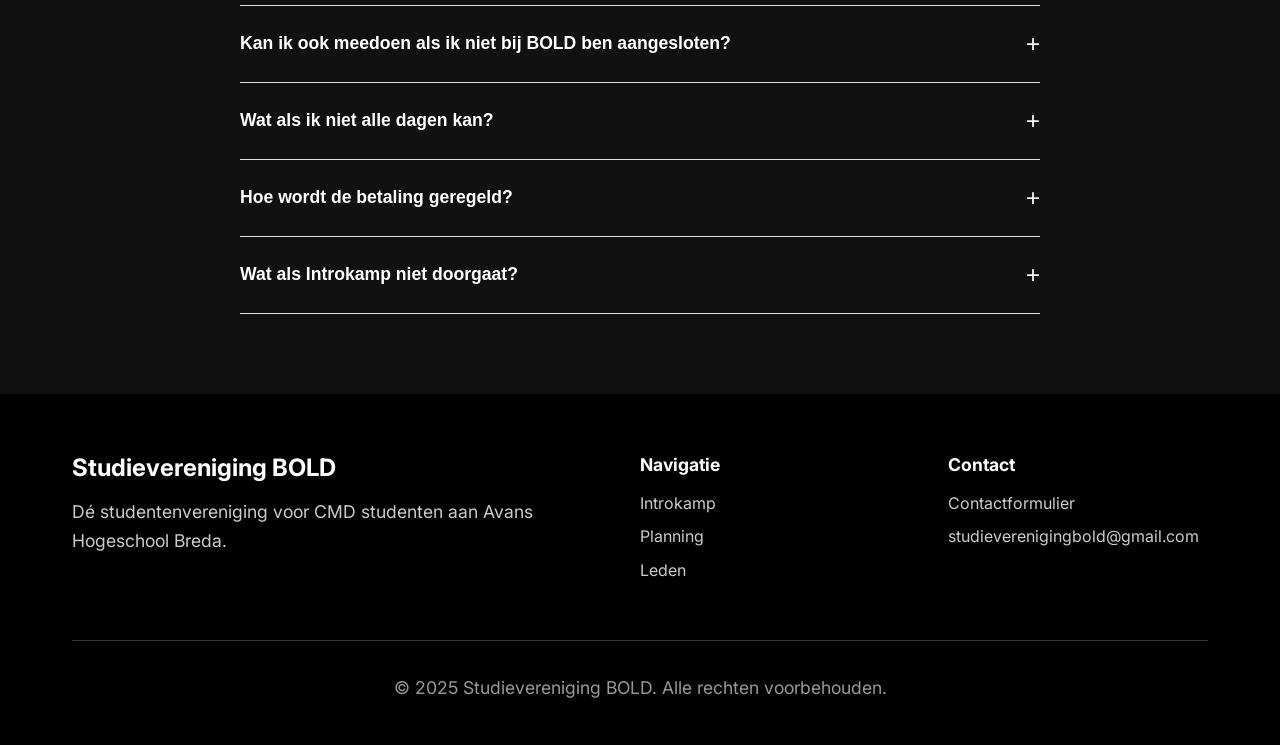
<file: introkamp.html>
<!DOCTYPE html>
<html lang="nl">
<head>
    <meta charset="UTF-8">
    <meta name="viewport" content="width=device-width, initial-scale=1.0">
    <meta name="description" content="Introkamp van Studievereniging BOLD - Meld je aan voor ons introductiekamp en maak kennis met je medestudenten CMD aan Avans Hogeschool Breda.">
    <meta name="keywords" content="Introkamp, introductiekamp, CMD, Avans, Breda, studentenvereniging, BOLD, kennismaking">
    <meta name="author" content="Studievereniging BOLD">
    <meta property="og:title" content="Introkamp - Studievereniging BOLD">
    <meta property="og:description" content="Meld je aan voor ons introductiekamp en maak kennis met je medestudenten CMD">
    <meta property="og:type" content="website">
    <title>Introkamp - Studievereniging BOLD</title>
    <link rel="icon" type="image/x-icon" href="img/favicon.ico">
    <link rel="stylesheet" href="styles.css">
    <link rel="preconnect" href="https://fonts.googleapis.com">
    <link rel="preconnect" href="https://fonts.gstatic.com" crossorigin>
    <link href="https://fonts.googleapis.com/css2?family=Inter:wght@300;400;500;600;700;800;900&display=swap" rel="stylesheet">
    <script>
        // Prevent flash during page transition - must run immediately before any rendering
        (function() {
            if (sessionStorage.getItem('pageTransitioning') === 'true') {
                document.documentElement.style.overflow = 'hidden';
                document.documentElement.style.visibility = 'hidden';
            }
        })();
    </script>
</head>
<body>
    <!-- Page Transition Overlay -->
    <div class="page-transition-overlay" id="page-transition-overlay">
        <img src="img/BOLD_logo_wit.png" alt="BOLD" class="page-transition-logo">
    </div>

    <!-- Navigation -->
    <nav class="navbar" role="navigation" aria-label="Hoofdnavigatie">
        <div class="nav-container">
            <div class="nav-logo">
                <a href="index.html" aria-label="Studievereniging BOLD - Home">
                    <img src="img/LOGO (1).png" alt="BOLD Logo" class="logo-image">
                </a>
            </div>
            
            <!-- Desktop Navigation -->
            <ul class="nav-menu" id="nav-menu">
                <li class="nav-item">
                    <a href="index.html" class="nav-link">Home</a>
                </li>
                <li class="nav-item">
                    <a href="introkamp.html" class="nav-link active" aria-current="page">Introkamp</a>
                </li>
                <li class="nav-item">
                    <a href="planning.html" class="nav-link">Planning</a>
                </li>
                <!-- <li class="nav-item">
                    <a href="fotoboek.html" class="nav-link">Fotoboek</a>
                </li> -->
                <li class="nav-item">
                    <a href="leden.html" class="nav-link">Leden</a>
                </li>
                <!-- <li class="nav-item">
                    <a href="donaties.html" class="nav-link">Donaties</a>
                </li> -->
                <li class="nav-item">
                    <a href="contact.html" class="nav-link">Contact</a>
                </li>
            </ul>
            
            <!-- Mobile Menu Button -->
            <button class="hamburger" id="hamburger" aria-label="Menu openen" aria-expanded="false">
                <span class="hamburger-line"></span>
                <span class="hamburger-line"></span>
                <span class="hamburger-line"></span>
            </button>
        </div>
    </nav>

    <!-- Main Content -->
    <main>
        <!-- Hero Section -->
        <section class="page-hero" role="banner">
            <div class="container">
                <div class="page-hero-content">
                    <h1 class="page-hero-title">Introkamp 2024</h1>
                    <p class="page-hero-subtitle">Maak kennis met je medestudenten en ontdek wat BOLD voor jou kan betekenen</p>
                    <div class="page-hero-meta">
                        <div class="meta-item">
                            <span class="meta-icon">📅</span>
                            <span class="meta-text">15-17 september 2024</span>
                        </div>
                        <div class="meta-item">
                            <span class="meta-icon">📍</span>
                            <span class="meta-text">Breda, Nederland</span>
                        </div>
                        <div class="meta-item">
                            <span class="meta-icon">👥</span>
                            <span class="meta-text">Max. 50 deelnemers</span>
                        </div>
                    </div>
                </div>
            </div>
        </section>

        <!-- Event Details -->
        <section class="event-details" aria-labelledby="event-details-title">
            <div class="container">
                <div class="event-details-grid">
                    <div class="event-info">
                        <h2 id="event-details-title" class="section-title">Wat kun je verwachten?</h2>
                        <div class="info-cards">
                            <div class="info-card">
                                <div class="info-card-icon">🎯</div>
                                <h3>Teambuilding</h3>
                                <p>Leer je medestudenten kennen door middel van leuke activiteiten en challenges die je creativiteit uitdagen.</p>
                            </div>
                            <div class="info-card">
                                <div class="info-card-icon">🎨</div>
                                <h3>Workshops</h3>
                                <p>Doe mee aan hands-on workshops over design, development en andere CMD-gerelateerde onderwerpen.</p>
                            </div>
                            <div class="info-card">
                                <div class="info-card-icon">🍕</div>
                                <h3>Eten & Drinken</h3>
                                <p>Geniet van heerlijke maaltijden en snacks gedurende het hele weekend. Alles is inbegrepen!</p>
                            </div>
                            <div class="info-card">
                                <div class="info-card-icon">🌙</div>
                                <h3>Overnachting</h3>
                                <p>Blijf overnachten in comfortabele accommodatie en maak het weekend compleet met je nieuwe vrienden.</p>
                            </div>
                        </div>
                    </div>
                </div>
            </div>
        </section>


        <!-- Registration Form -->
        <section class="registration" aria-labelledby="registration-title">
            <div class="container">
                <h2 id="registration-title" class="section-title">Meld je aan</h2>
                <div class="registration-content">
                    <div class="registration-info">
                        <h3>Waarom meedoen aan Introkamp?</h3>
                        <ul class="benefits-list">
                            <li>Maak kennis met je medestudenten voordat de lessen beginnen</li>
                            <li>Ontdek wat BOLD voor jou kan betekenen tijdens je studie</li>
                            <li>Leer nieuwe vaardigheden in hands-on workshops</li>
                            <li>Bouw een netwerk op dat je je hele studietijd helpt</li>
                            <li>Heb een onvergetelijk weekend vol plezier en creativiteit</li>
                        </ul>
                        <div class="registration-deadline">
                            <p><strong>Deadline voor aanmelding:</strong> 1 september 2024</p>
                            <p><strong>Beperkt aantal plaatsen:</strong> Maximaal 50 deelnemers</p>
                        </div>
                    </div>
                    
                    <form class="registration-form" id="introkamp-form">
                        <h3>Aanmeldformulier</h3>
                        <div class="form-group">
                            <label for="firstName">Voornaam *</label>
                            <input type="text" id="firstName" name="firstName" required>
                        </div>
                        <div class="form-group">
                            <label for="lastName">Achternaam *</label>
                            <input type="text" id="lastName" name="lastName" required>
                        </div>
                        <div class="form-group">
                            <label for="email">E-mailadres *</label>
                            <input type="email" id="email" name="email" required>
                        </div>
                        <div class="form-group">
                            <label for="phone">Telefoonnummer</label>
                            <input type="tel" id="phone" name="phone">
                        </div>
                        <div class="form-group">
                            <label for="studentNumber">Studentnummer *</label>
                            <input type="text" id="studentNumber" name="studentNumber" required>
                        </div>
                        <div class="form-group">
                            <label for="studyYear">Studiejaar *</label>
                            <select id="studyYear" name="studyYear" required>
                                <option value="">Selecteer je studiejaar</option>
                                <option value="1">Jaar 1</option>
                                <option value="2">Jaar 2</option>
                                <option value="3">Jaar 3</option>
                                <option value="4">Jaar 4</option>
                            </select>
                        </div>
                        <div class="form-group">
                            <label for="package">Pakket *</label>
                            <select id="package" name="package" required>
                                <option value="">Selecteer je pakket</option>
                                <option value="early-bird">Vroege Vogels (€45)</option>
                                <option value="standard">Standaard (€55)</option>
                                <option value="day-pass">Dagdeel (€25 per dag)</option>
                            </select>
                        </div>
                        <div class="form-group">
                            <label for="dietary">Dieetwensen / Allergieën</label>
                            <textarea id="dietary" name="dietary" rows="3" placeholder="Laat ons weten of je speciale dieetwensen of allergieën hebt"></textarea>
                        </div>
                        <div class="form-group">
                            <label for="motivation">Waarom wil je meedoen aan Introkamp?</label>
                            <textarea id="motivation" name="motivation" rows="4" placeholder="Vertel ons waarom je graag mee wilt doen aan Introkamp"></textarea>
                        </div>
                        <div class="form-group checkbox-group">
                            <label class="checkbox-label">
                                <input type="checkbox" id="terms" name="terms" required>
                                <span class="checkmark"></span>
                                Ik ga akkoord met de <a href="#" target="_blank">algemene voorwaarden</a> en <a href="#" target="_blank">privacyverklaring</a> *
                            </label>
                        </div>
                        <div class="form-group checkbox-group">
                            <label class="checkbox-label">
                                <input type="checkbox" id="newsletter" name="newsletter">
                                <span class="checkmark"></span>
                                Ik wil graag op de hoogte blijven van BOLD activiteiten via e-mail
                            </label>
                        </div>
                        <button type="submit" class="btn btn-primary btn-large">
                            Meld je aan voor Introkamp
                        </button>
                    </form>
                </div>
            </div>
        </section>

        <!-- FAQ Section -->
        <section class="faq" aria-labelledby="faq-title">
            <div class="container">
                <h2 id="faq-title" class="section-title">Veelgestelde vragen</h2>
                <div class="faq-list">
                    <div class="faq-item">
                        <button class="faq-question" aria-expanded="false">
                            <span>Wat moet ik meenemen naar Introkamp?</span>
                            <span class="faq-icon">+</span>
                        </button>
                        <div class="faq-answer">
                            <p>Neem comfortabele kleding mee, je laptop (voor workshops), toiletartikelen, en een positieve instelling! We zorgen voor beddengoed en handdoeken.</p>
                        </div>
                    </div>
                    <div class="faq-item">
                        <button class="faq-question" aria-expanded="false">
                            <span>Kan ik ook meedoen als ik niet bij BOLD ben aangesloten?</span>
                            <span class="faq-icon">+</span>
                        </button>
                        <div class="faq-answer">
                            <p>Ja, Introkamp is open voor alle CMD studenten, ook als je nog geen lid bent van BOLD. Het is juist een perfecte manier om kennis te maken!</p>
                        </div>
                    </div>
                    <div class="faq-item">
                        <button class="faq-question" aria-expanded="false">
                            <span>Wat als ik niet alle dagen kan?</span>
                            <span class="faq-icon">+</span>
                        </button>
                        <div class="faq-answer">
                            <p>Geen probleem! Je kunt kiezen voor het dagdeel-pakket en alleen de dagen meedoen die jou uitkomen. Laat het ons weten bij aanmelding.</p>
                        </div>
                    </div>
                    <div class="faq-item">
                        <button class="faq-question" aria-expanded="false">
                            <span>Hoe wordt de betaling geregeld?</span>
                            <span class="faq-icon">+</span>
                        </button>
                        <div class="faq-answer">
                            <p>Na aanmelding ontvang je een factuur per e-mail. Je kunt betalen via iDEAL, creditcard of bankoverschrijving. De betaling moet binnen 7 dagen binnen zijn.</p>
                        </div>
                    </div>
                    <div class="faq-item">
                        <button class="faq-question" aria-expanded="false">
                            <span>Wat als Introkamp niet doorgaat?</span>
                            <span class="faq-icon">+</span>
                        </button>
                        <div class="faq-answer">
                            <p>Bij annulering krijg je het volledige bedrag terug. We houden je op de hoogte van eventuele wijzigingen via e-mail.</p>
                        </div>
                    </div>
                </div>
            </div>
        </section>
    </main>

    <!-- Footer -->
    <footer class="footer" role="contentinfo">
        <div class="container">
            <div class="footer-content">
                <div class="footer-section">
                    <h3 class="footer-title">Studievereniging BOLD</h3>
                    <p class="footer-description">
                        Dé studentenvereniging voor CMD studenten aan Avans Hogeschool Breda.
                    </p>
                </div>
                <div class="footer-section">
                    <h4 class="footer-subtitle">Navigatie</h4>
                    <ul class="footer-links">
                        <li><a href="introkamp.html">Introkamp</a></li>
                        <li><a href="planning.html">Planning</a></li>
                        <!-- <li><a href="fotoboek.html">Fotoboek</a></li> -->
                        <li><a href="leden.html">Leden</a></li>
                    </ul>
                </div>
                <div class="footer-section">
                    <h4 class="footer-subtitle">Contact</h4>
                    <ul class="footer-links">
                        <li><a href="contact.html">Contactformulier</a></li>
                        <!-- <li><a href="donaties.html">Donaties</a></li> -->
                        <li><a href="mailto:studieverenigingbold@gmail.com">studieverenigingbold@gmail.com</a></li>
                    </ul>
                </div>
            </div>
            <div class="footer-bottom">
                <p>&copy; 2025 Studievereniging BOLD. Alle rechten voorbehouden.</p>
            </div>
        </div>
    </footer>

    <script src="script.js"></script>
</body>
</html>
</file>
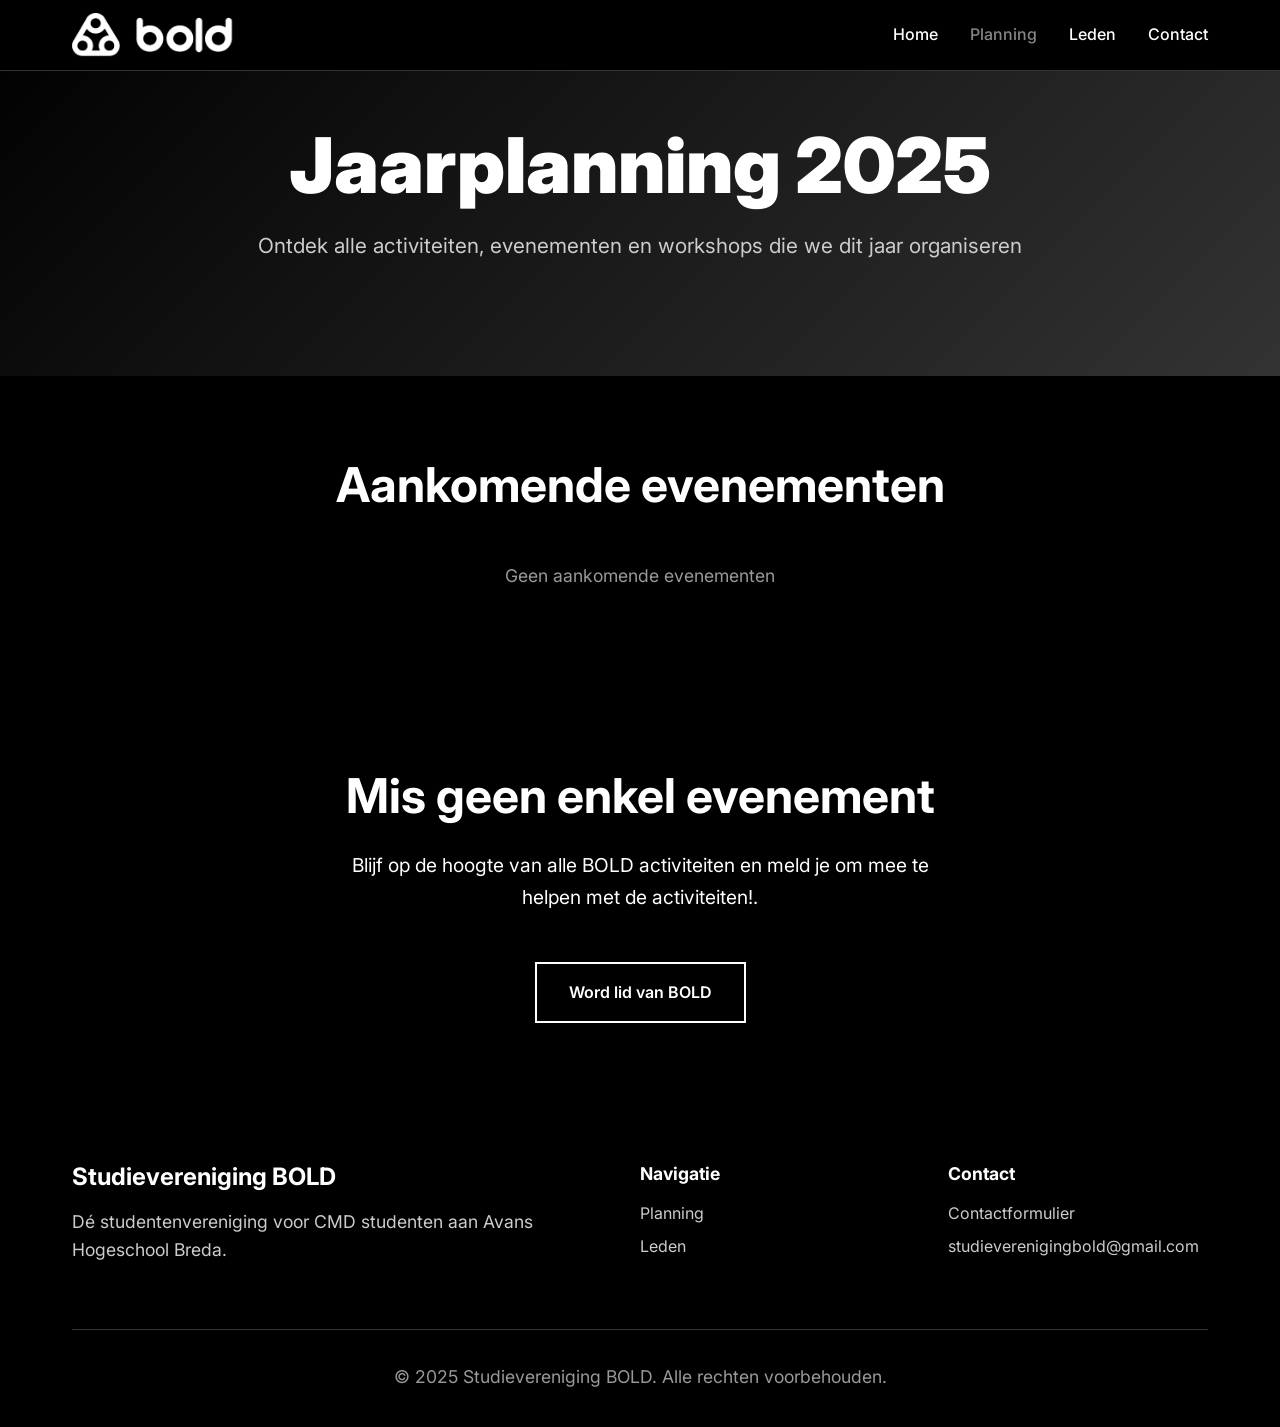
<file: planning.html>
<!DOCTYPE html>
<html lang="nl">
<head>
    <meta charset="UTF-8">
    <meta name="viewport" content="width=device-width, initial-scale=1.0">
    <meta name="description" content="Jaarplanning van Studievereniging BOLD - Bekijk alle activiteiten, evenementen en workshops die we dit jaar organiseren voor CMD studenten.">
    <meta name="keywords" content="planning, activiteiten, evenementen, workshops, CMD, Avans, Breda, studentenvereniging, BOLD">
    <meta name="author" content="Studievereniging BOLD">
    <meta property="og:title" content="Jaarplanning - Studievereniging BOLD">
    <meta property="og:description" content="Bekijk alle activiteiten en evenementen die BOLD dit jaar organiseert">
    <meta property="og:type" content="website">
    <title>Jaarplanning - Studievereniging BOLD</title>
    <link rel="icon" type="image/x-icon" href="img/favicon.ico">
    <link rel="stylesheet" href="styles.css">
    <link rel="preconnect" href="https://fonts.googleapis.com">
    <link rel="preconnect" href="https://fonts.gstatic.com" crossorigin>
    <link href="https://fonts.googleapis.com/css2?family=Inter:wght@300;400;500;600;700;800;900&display=swap" rel="stylesheet">
    <script>
        // Prevent flash during page transition - must run immediately before any rendering
        (function() {
            if (sessionStorage.getItem('pageTransitioning') === 'true') {
                document.documentElement.style.overflow = 'hidden';
                document.documentElement.style.visibility = 'hidden';
            }
        })();
    </script>
</head>
<body>
    <!-- Page Transition Overlay -->
    <div class="page-transition-overlay" id="page-transition-overlay">
        <img src="img/BOLD_logo_wit.png" alt="BOLD" class="page-transition-logo">
    </div>

    <!-- Navigation -->
    <nav class="navbar" role="navigation" aria-label="Hoofdnavigatie">
        <div class="nav-container">
            <div class="nav-logo">
                <a href="index.html" aria-label="Studievereniging BOLD - Home">
                    <img src="img/LOGO (1).png" alt="BOLD Logo" class="logo-image">
                </a>
            </div>
            
            <!-- Desktop Navigation -->
            <ul class="nav-menu" id="nav-menu">
                <li class="nav-item">
                    <a href="index.html" class="nav-link">Home</a>
                </li>
                <!-- <li class="nav-item">
                    <a href="introkamp.html" class="nav-link">Introkamp</a>
                </li> -->
                <li class="nav-item">
                    <a href="planning.html" class="nav-link">Planning</a>
                </li>
                <!-- <li class="nav-item">
                    <a href="donaties.html" class="nav-link">Donaties</a>
                </li> -->
                <!-- <li class="nav-item">
                    <a href="fotoboek.html" class="nav-link">Fotoboek</a>
                </li> -->
                <li class="nav-item">
                    <a href="leden.html" class="nav-link">Leden</a>
                </li>

                <li class="nav-item">
                    <a href="contact.html" class="nav-link">Contact</a>
                </li>
            </ul>
            
            <!-- Mobile Menu Button -->
            <button class="hamburger" id="hamburger" aria-label="Menu openen" aria-expanded="false">
                <span class="hamburger-line"></span>
                <span class="hamburger-line"></span>
                <span class="hamburger-line"></span>
            </button>
        </div>
    </nav>

    <!-- Main Content -->
    <main>
        <!-- Hero Section -->
        <section class="page-hero" role="banner">
            <div class="container">
                <div class="page-hero-content">
                    <h1 class="page-hero-title">Jaarplanning 2025</h1>
                    <p class="page-hero-subtitle">Ontdek alle activiteiten, evenementen en workshops die we dit jaar organiseren</p>
                </div>
            </div>
        </section>

                <!-- Upcoming Events -->
                <section class="upcoming-events" aria-labelledby="upcoming-title">
                    <div class="container">
                        <h2 id="upcoming-title" class="section-title">Aankomende evenementen</h2>
                        <div class="events-grid" id="events-grid">
                            <!-- Events will be populated by JavaScript -->
                        </div>
                    </div>
                </section>

        <!-- Calendar View -->
        <!-- <section class="calendar-section" aria-labelledby="calendar-title">
            <div class="container">
                <h2 id="calendar-title" class="section-title">Kalender overzicht</h2>
                <div class="calendar-container">
                    <div class="calendar-header">
                        <button class="calendar-nav" id="prev-month" aria-label="Vorige maand">‹</button>
                        <h3 class="calendar-month" id="current-month">September 2024</h3>
                        <button class="calendar-nav" id="next-month" aria-label="Volgende maand">›</button>
                    </div>
                    <div class="calendar-grid" id="calendar-grid"> -->
                        <!-- Calendar will be populated by JavaScript -->
                    <!-- </div>
                </div>
                <div class="calendar-event-modal" id="calendar-event-modal" role="dialog" aria-modal="true" aria-hidden="true">
                    <div class="calendar-event-modal-backdrop" id="calendar-event-modal-backdrop"></div>
                    <div class="calendar-event-modal-content" role="document">
                        <button class="calendar-event-modal-close" id="calendar-event-modal-close" aria-label="Sluit evenement details">×</button>
                        <div class="calendar-event-modal-body">
                            <p class="calendar-event-modal-date" id="calendar-event-modal-date"></p>
                            <h3 class="calendar-event-modal-title" id="calendar-event-modal-title"></h3>
                            <p class="calendar-event-modal-description" id="calendar-event-modal-description"></p>
                            <div class="calendar-event-modal-meta">
                                <span class="calendar-event-modal-location" id="calendar-event-modal-location"></span>
                                <span class="calendar-event-modal-time" id="calendar-event-modal-time"></span>
                            </div>
                            <a class="calendar-event-modal-link" id="calendar-event-modal-link" href="#" target="_blank" rel="noopener" hidden>Meer informatie</a>
                        </div>
                    </div>
                </div>
            </div>
        </section> -->

        <!-- Timeline View -->
        <!-- <section class="timeline-section" aria-labelledby="timeline-title">
            <div class="container">
                <h2 id="timeline-title" class="section-title">Timeline overzicht</h2>
                <div class="timeline-container" id="timeline-container">
                </div>
            </div>
        </section> -->



        <!-- CTA Section -->
        <section class="cta" aria-labelledby="cta-title">
            <div class="container">
                <div class="cta-content">
                    <h2 id="cta-title" class="cta-title">Mis geen enkel evenement</h2>
                    <p class="cta-description">
                        Blijf op de hoogte van alle BOLD activiteiten en meld je om mee te helpen met de activiteiten!.
                    </p>
                    <div class="cta-actions">
                        <a href="contact.html" class="btn btn-primary" aria-label="Word lid van BOLD">
                            Word lid van BOLD
                        </a>
                        <!-- <a href="donaties.html" class="btn btn-secondary" aria-label="Steun BOLD">
                            Steun BOLD
                        </a> -->
                    </div>
                </div>
            </div>
        </section>
    </main>

    <!-- Footer -->
    <footer class="footer" role="contentinfo">
        <div class="container">
            <div class="footer-content">
                <div class="footer-section">
                    <h3 class="footer-title">Studievereniging BOLD</h3>
                    <p class="footer-description">
                        Dé studentenvereniging voor CMD studenten aan Avans Hogeschool Breda.
                    </p>
                </div>
                <div class="footer-section">
                    <h4 class="footer-subtitle">Navigatie</h4>
                    <ul class="footer-links">
                        <!-- <li><a href="introkamp.html">Introkamp</a></li> -->
                        <li><a href="planning.html">Planning</a></li>
                        <!-- <li><a href="fotoboek.html">Fotoboek</a></li> -->
                        <li><a href="leden.html">Leden</a></li>
                    </ul>
                </div>
                <div class="footer-section">
                    <h4 class="footer-subtitle">Contact</h4>
                    <ul class="footer-links">
                        <li><a href="contact.html">Contactformulier</a></li>
                        <!-- <li><a href="donaties.html">Donaties</a></li> -->
                        <li><a href="mailto:studieverenigingbold@gmail.com">studieverenigingbold@gmail.com</a></li>
                    </ul>
                </div>
            </div>
            <div class="footer-bottom">
                <p>&copy; 2025 Studievereniging BOLD. Alle rechten voorbehouden.</p>
            </div>
        </div>
    </footer>

    <script src="events-data.js"></script>
    <script src="script.js"></script>
</body>
</html>
</file>
<file: styles.css>
/* ===== RESET & BASE STYLES ===== */
* {
    margin: 0;
    padding: 0;
    box-sizing: border-box;
}

html {
    scroll-behavior: smooth;
    font-size: 16px;
}

body {
    font-family: 'Inter', -apple-system, BlinkMacSystemFont, 'Segoe UI', Roboto, sans-serif;
    line-height: 1.6;
    color: #fff;
    background-color: #000;
    overflow-x: hidden;
}

body.page-transitioning {
    overflow: hidden;
}

/* ===== PAGE TRANSITION ===== */
.page-transition-overlay {
    position: fixed;
    top: 0;
    left: 0;
    width: 100%;
    height: 100%;
    background-color: #000;
    z-index: 10000;
    transform: translateX(100%);
    pointer-events: none;
    transition: transform 0.4s cubic-bezier(0.4, 0, 0.2, 1);
    will-change: transform;
    opacity: 1;
    visibility: visible;
}

.page-transition-overlay.pending {
    transform: translateX(100%);
    pointer-events: none;
    transition: none;
}

.page-transition-overlay.swipe-in {
    transform: translateX(0);
    pointer-events: all;
    transition: transform 0.2s cubic-bezier(0.4, 0, 0.2, 1);
}

.page-transition-overlay.swipe-continue {
    transform: translateX(-100%);
    pointer-events: all;
    transition: transform 0.2s cubic-bezier(0.4, 0, 0.2, 1);
}

.page-transition-logo {
    position: absolute;
    top: 50%;
    left: 50%;
    transform: translate(-50%, -50%);
    max-width: 200px;
    width: auto;
    height: auto;
    opacity: 1;
}

.page-transition-overlay.swipe-continue .page-transition-logo {
    opacity: 0;
    transition: opacity 0.2s ease;
}

/* ===== TYPOGRAPHY ===== */
h1, h2, h3, h4, h5, h6 {
    font-weight: 700;
    line-height: 1.2;
    margin-bottom: 1rem;
}

h1 {
    font-size: clamp(2.5rem, 5vw, 4rem);
    font-weight: 900;
}

h2 {
    font-size: clamp(2rem, 4vw, 3rem);
}

h3 {
    font-size: clamp(1.5rem, 3vw, 2rem);
}

p {
    margin-bottom: 1rem;
    font-size: 1.1rem;
    line-height: 1.7;
}

/* ===== LAYOUT UTILITIES ===== */
.container {
    max-width: 1200px;
    margin: 0 auto;
    padding: 0 2rem;
}

.section-title {
    text-align: center;
    margin-bottom: 3rem;
    position: relative;
}

.section-title::after {
    content: '';
    position: absolute;
    bottom: -0.5rem;
    left: 50%;
    transform: translateX(-50%);
    width: 60px;
    height: 3px;
    background-color: #000;
}

/* ===== BUTTONS ===== */
.btn {
    display: inline-block;
    padding: 1rem 2rem;
    text-decoration: none;
    font-weight: 600;
    font-size: 1rem;
    border-radius: 0;
    transition: all 0.3s ease;
    cursor: pointer;
    border: 2px solid transparent;
    text-align: center;
    min-width: 160px;
}

.btn-primary {
    background-color: #00000000;
    color: #fff;
    border-color: #fff;
}

.btn-primary:hover {
    background-color: #ccc;
    border-color: #ccc;
    transform: translateY(-2px);
}

.btn-secondary {
    color: #fff;
    border-color: #fff;
}

.btn-secondary:hover {
    background-color: #000;
    color: #fff;
    transform: translateY(-2px);
}

.btn-outline {
    background-color: transparent;
    color: #fff;
    border-color: #fff;
}

.btn-outline:hover {
    background-color: #000;
    color: #fff;
}

/* ===== NAVIGATION ===== */
.navbar {
    position: fixed;
    top: 0;
    left: 0;
    right: 0;
    background-color: #000;
    backdrop-filter: blur(10px);
    border-bottom: 1px solid #333;
    z-index: 1000;
    transition: all 0.3s ease;
}

.nav-container {
    max-width: 1200px;
    margin: 0 auto;
    padding: 0 2rem;
    display: flex;
    justify-content: space-between;
    align-items: center;
    height: 70px;
}

.nav-logo a {
    display: flex;
    align-items: center;
    text-decoration: none;
}

.nav-logo .logo-image {
    height: 45px;
    width: auto;
    display: block;
    object-fit: contain;
}

.nav-menu {
    display: flex;
    list-style: none;
    gap: 2rem;
    align-items: center;
}

.nav-link {
    text-decoration: none;
    color: #fff;
    font-weight: 500;
    font-size: 1rem;
    transition: all 0.3s ease;
    position: relative;
}

.nav-link:hover,
.nav-link.active {
    color: #868686;
}

.nav-link::after {
    content: '';
    position: absolute;
    bottom: -5px;
    left: 0;
    width: 0;
    height: 2px;
    background-color: #000;
    transition: width 0.3s ease;
}

.nav-link:hover::after,
.nav-link.active::after {
    width: 100%;
}

/* Mobile Navigation */
.hamburger {
    display: none;
    flex-direction: column;
    background: none;
    border: none;
    cursor: pointer;
    padding: 0.5rem;
    gap: 4px;
    z-index: 1001;
    position: relative;
}

/* Ensure hamburger is always visible on mobile */
@media (max-width: 768px) {
    .hamburger {
        display: flex !important;
        visibility: visible !important;
        opacity: 1 !important;
    }
}

.hamburger-line {
    width: 25px;
    height: 2px;
    background-color: #fff;
    transition: all 0.3s ease;
}

.hamburger.active .hamburger-line:nth-child(1) {
    transform: rotate(45deg) translate(5px, 5px);
}

.hamburger.active .hamburger-line:nth-child(2) {
    opacity: 0;
}

.hamburger.active .hamburger-line:nth-child(3) {
    transform: rotate(-45deg) translate(7px, -6px);
}

/* ===== HERO SECTION ===== */
.hero {
    padding: 120px 0 80px;
    min-height: 100vh;
    display: flex;
    align-items: center;
    background: #000;
    position: relative;
    overflow: hidden;
}

.hero::before {
    content: '';
    position: absolute;
    top: 0;
    left: 0;
    right: 0;
    bottom: 0;
    background-image: url('img/background_mainheader.jpg');
    background-size: cover;
    background-position: center;
    background-repeat: no-repeat;
    filter: blur(2.5px) saturate(1  ) brightness(0.9);
    z-index: 0;
}

.hero::after {
    content: '';
    position: absolute;
    top: 0;
    left: 0;
    right: 0;
    bottom: 0;
    background: rgba(0, 0, 0, 0.6);
    z-index: 1;
}

.hero-container {
    max-width: 1200px;
    margin: 0 auto;
    padding: 0 2rem;
    display: grid;
    grid-template-columns: 1fr 1fr;
    gap: 4rem;
    align-items: center;
    position: relative;
    z-index: 2;
}

.hero-content {
    z-index: 2;
}

.hero-title {
    margin-bottom: 2rem;
    line-height: 1.1;
}

.hero-title-line {
    display: block;
    font-weight: 300;
    font-size: clamp(1.5rem, 3vw, 2.5rem);
    margin-bottom: 0.5rem;
}

.hero-title-bold {
    display: block;
    font-weight: 900;
    font-size: clamp(3rem, 6vw, 5rem);
    letter-spacing: -0.02em;
    margin-bottom: 0.5rem;
}

.hero-title-subtitle {
    display: block;
    font-weight: 400;
    font-size: clamp(1rem, 2vw, 1.5rem);
    color: #999;
}

.hero-description {
    font-size: 1.2rem;
    margin-bottom: 3rem;
    color: #bbb;
    max-width: 500px;
}

.hero-actions {
    display: flex;
    gap: 1.5rem;
    flex-wrap: wrap;
}

.hero-visual {
    position: relative;
    height: 400px;
}

.hero-grid {
    display: grid;
    grid-template-columns: repeat(3, 1fr);
    grid-template-rows: repeat(2, 1fr);
    gap: 1rem;
    height: 100%;
    transform: rotate(5deg);
}

.grid-item {
    background: linear-gradient(45deg, #fff, #ccc);
    border-radius: 8px;
    opacity: 0.8;
    overflow: hidden;
    position: relative;
    transition: all 0.3s ease;
    cursor: pointer;
}

.grid-item:hover {
    transform: scale(1.05) translateY(-5px);
    opacity: 1;
    box-shadow: 0 10px 30px rgba(255, 255, 255, 0.2);
}

.grid-item img {
    width: 100%;
    height: 100%;
    object-fit: cover;
    display: block;
    transition: transform 0.3s ease, filter 0.3s ease;
    cursor: pointer;
}

.grid-item:hover img {
    transform: scale(1.1);
    filter: brightness(1.1);
}

/* Remove gradient background when image is present */
.grid-item:has(img) {
    background: none;
}

.grid-item:nth-child(2) {
    animation-delay: 1s;
}

.grid-item:nth-child(3) {
    animation-delay: 2s;
}

.grid-item:nth-child(4) {
    animation-delay: 3s;
}

.grid-item:nth-child(5) {
    animation-delay: 4s;
}

.grid-item:nth-child(6) {
    animation-delay: 5s;
}

@keyframes float {
    0%, 100% {
        transform: translateY(0px) rotate(0deg);
    }
    50% {
        transform: translateY(-10px) rotate(0deg);
    }
}

/* Grid Item Image Modal */
.grid-item-modal {
    position: fixed;
    top: 0;
    left: 0;
    width: 100%;
    height: 100%;
    z-index: 3000;
    display: none;
    align-items: center;
    justify-content: center;
    opacity: 0;
    transition: opacity 0.3s ease;
}

.grid-item-modal.active {
    display: flex;
    opacity: 1;
}

.grid-item-modal-backdrop {
    position: absolute;
    top: 0;
    left: 0;
    width: 100%;
    height: 100%;
    background-color: rgba(0, 0, 0, 0.85);
    backdrop-filter: blur(2px);
    filter: brightness(0.9);
    cursor: pointer;
}

.grid-item-modal-content {
    position: relative;
    max-width: 95vw;
    max-height: 95vh;
    z-index: 3001;
    cursor: default;
    pointer-events: none;
}

.grid-item-modal-content img {
    width: 100%;
    height: 100%;
    object-fit: contain;
    border-radius: 8px;
    box-shadow: 0 20px 60px rgba(0, 0, 0, 0.8);
    pointer-events: auto;
}

/* ===== QUICK LINKS SECTION ===== */
.quick-links {
    padding: 80px 0;
    background-color: #000;
}

.quick-links-grid {
    display: grid;
    grid-template-columns: repeat(auto-fit, minmax(280px, 1fr));
    gap: 2rem;
    margin-top: 3rem;
}

.quick-link-card {
    background-color: #000;
    border: 2px solid #333;
    padding: 2.5rem 2rem;
    text-decoration: none;
    color: #fff;
    transition: all 0.3s ease;
    position: relative;
    overflow: hidden;
}

.quick-link-card::before {
    content: '';
    position: absolute;
    top: 0;
    left: -100%;
    width: 100%;
    height: 100%;
    background: linear-gradient(90deg, transparent, rgba(255,255,255,0.05), transparent);
    transition: left 0.5s ease;
}

.quick-link-card:hover::before {
    left: 100%;
}

.quick-link-card:hover {
    border-color: #fff;
    transform: translateY(-5px);
    box-shadow: 0 10px 30px rgba(255,255,255,0.1);
}

.card-icon {
    font-size: 2.5rem;
    margin-bottom: 1.5rem;
    display: block;
}

.quick-link-card h3 {
    margin-bottom: 1rem;
    font-size: 1.5rem;
}

.quick-link-card p {
    color: #999;
    font-size: 1rem;
    line-height: 1.6;
}

/* ===== ABOUT SECTION ===== */
.about {
    padding: 80px 0;
    background-color: #111;
}

.about-content {
    display: grid;
    grid-template-columns: 2fr 1fr;
    gap: 4rem;
    align-items: center;
}

.about-text {
    max-width: 600px;
}

.about-description {
    margin-bottom: 1.5rem;
    color: #bbb;
}

.about-stats {
    display: flex;
    flex-direction: column;
    gap: 2rem;
}

.stat-item {
    text-align: center;
    padding: 2rem;
    background-color: #000;
    border: 2px solid #333;
    transition: all 0.3s ease;
}

.stat-item:hover {
    border-color: #fff;
    transform: translateY(-2px);
}

.stat-number {
    display: block;
    font-size: 3rem;
    font-weight: 900;
    color: #fff;
    margin-bottom: 0.5rem;
}

.stat-label {
    font-size: 1rem;
    color: #999;
    font-weight: 500;
}

/* ===== CTA SECTION ===== */
.cta {
    padding: 80px 0;
    background-color: #000;
    color: #fff;
    text-align: center;
}

.cta-title {
    color: #fff;
    margin-bottom: 1.5rem;
}

.cta-description {
    font-size: 1.2rem;
    margin-bottom: 3rem;
    color: #fff;
    max-width: 600px;
    margin-left: auto;
    margin-right: auto;
}

.cta-actions {
    display: flex;
    gap: 1.5rem;
    justify-content: center;
    flex-wrap: wrap;
}

.cta .btn-primary {
    background-color: #000;
    color: #fff;
    border-color: #fff;
}

.cta .btn-primary:hover {
    background-color: #333;
    border-color: #333;
}

.cta .btn-secondary {
    background-color: #000;
    color: #fff;
    border-color: #fff;
}

.cta .btn-secondary:hover {
    background-color: #000;
    color: #fff;
}

/* ===== FOOTER ===== */
.footer {
    background-color: #000;
    color: #fff;
    padding: 60px 0 20px;
}

.footer-content {
    display: grid;
    grid-template-columns: 2fr 1fr 1fr;
    gap: 3rem;
    margin-bottom: 3rem;
}

.footer-title {
    color: #fff;
    margin-bottom: 1rem;
    font-size: 1.5rem;
}

.footer-subtitle {
    color: #fff;
    margin-bottom: 1rem;
    font-size: 1.1rem;
}

.footer-description {
    color: #ccc;
    line-height: 1.6;
}

.footer-links {
    list-style: none;
}

.footer-links li {
    margin-bottom: 0.5rem;
}

.footer-links a {
    color: #ccc;
    text-decoration: none;
    transition: color 0.3s ease;
}

.footer-links a:hover {
    color: #fff;
}

.footer-bottom {
    border-top: 1px solid #333;
    padding-top: 2rem;
    text-align: center;
    color: #999;
}

/* ===== RESPONSIVE DESIGN ===== */
@media (max-width: 768px) {
    .container {
        padding: 0 1rem;
    }
    
    .nav-container {
        padding: 0 1rem;
    }
    
    .nav-menu {
        position: fixed;
        top: 70px;
        left: -100%;
        width: 100%;
        height: calc(100vh - 70px);
        background-color: #000;
        flex-direction: column;
        justify-content: flex-start;
        align-items: center;
        padding-top: 2rem;
        transition: left 0.3s ease;
        border-top: 1px solid #333;
    }
    
    .nav-menu.active {
        left: 0;
    }
    
    .hamburger {
        display: flex !important;
        visibility: visible !important;
        opacity: 1 !important;
    }
    
    .hero-container {
        grid-template-columns: 1fr;
        gap: 2rem;
        text-align: center;
    }
    
    .hero-visual {
        height: 300px;
        order: -1;
    }
    
    .hero-actions {
        justify-content: center;
    }
    
    .about-content {
        grid-template-columns: 1fr;
        gap: 2rem;
        text-align: center;
    }
    
    .about-stats {
        flex-direction: row;
        justify-content: space-around;
    }
    
    .stat-item {
        flex: 1;
        margin: 0 0.5rem;
    }
    
    .footer-content {
        grid-template-columns: 1fr;
        gap: 2rem;
        text-align: center;
    }
    
    .cta-actions {
        flex-direction: column;
        align-items: center;
    }
    
    .cta-actions .btn {
        width: 100%;
        max-width: 300px;
    }
    
    /* Contact page responsive */
    .form-row {
        grid-template-columns: 1fr;
        gap: 1rem;
    }
    
    /* Donation page responsive */
    .donation-container {
        grid-template-columns: 1fr;
        gap: 2rem;
    }
    
    .amount-buttons {
        justify-content: center;
    }
    
    /* Member modal responsive */
    .member-modal-content {
        flex-direction: column;
        text-align: center;
    }
    
    .member-modal-image {
        flex: none;
        margin-bottom: 1rem;
    }
    
    /* Timeline responsive */
    .timeline-item:nth-child(odd),
    .timeline-item:nth-child(even) {
        flex-direction: column;
    }
    
    .timeline-item:nth-child(odd) .timeline-date,
    .timeline-item:nth-child(even) .timeline-date {
        margin: 0 0 1rem 0;
        align-self: center;
    }
    
    .timeline-container::before {
        display: none;
    }
}

@media (max-width: 480px) {
    .hero {
        padding: 100px 0 60px;
    }
    
    .hero-actions {
        flex-direction: column;
        align-items: center;
    }
    
    .hero-actions .btn {
        width: 100%;
        max-width: 280px;
    }
    
    .quick-links-grid {
        grid-template-columns: 1fr;
    }
    
    .about-stats {
        flex-direction: column;
    }
    
    .stat-item {
        margin: 0;
    }
}

/* ===== ACCESSIBILITY ===== */
@media (prefers-reduced-motion: reduce) {
    * {
        animation-duration: 0.01ms !important;
        animation-iteration-count: 1 !important;
        transition-duration: 0.01ms !important;
    }
}

/* Focus styles for keyboard navigation */
.btn:focus,
.nav-link:focus,
.quick-link-card:focus {
    outline: 3px solid #000;
    outline-offset: 2px;
}

/* High contrast mode support */
@media (prefers-contrast: high) {
    .btn-secondary,
    .btn-outline {
        border-width: 3px;
    }
    
    .nav-link::after {
        height: 3px;
    }
}

/* ===== PAGE-SPECIFIC STYLES ===== */

/* Page Hero */
.page-hero {
    padding: 120px 0 80px;
    background: linear-gradient(135deg, #000 0%, #333 100%);
    color: #fff;
    text-align: center;
}

.page-hero-content {
    max-width: 800px;
    margin: 0 auto;
    text-align: center;
}

.page-hero-title {
    font-size: clamp(3rem, 6vw, 5rem);
    font-weight: 900;
    margin-bottom: 1rem;
    color: #fff;
}

.page-hero-subtitle {
    font-size: 1.3rem;
    margin-bottom: 2rem;
    color: #ccc;
}

.page-hero-meta {
    display: flex;
    justify-content: center;
    gap: 2rem;
    flex-wrap: wrap;
}

.meta-item {
    display: flex;
    align-items: center;
    gap: 0.5rem;
    font-size: 1.1rem;
}

.meta-icon {
    font-size: 1.5rem;
}

/* Event Details */
.event-details {
    padding: 80px 0;
    background-color: #000;
}

.event-details-grid {
    display: grid;
    grid-template-columns: 1fr;
    gap: 4rem;
    align-items: start;
}

.info-cards {
    display: grid;
    grid-template-columns: 1fr 1fr;
    gap: 2rem;
    margin-top: 2rem;
}

.info-card {
    text-align: center;
    padding: 2rem 1.5rem;
    border: 2px solid #333;
    transition: all 0.3s ease;
}

.info-card:hover {
    border-color: #000;
    transform: translateY(-5px);
}

.info-card-icon {
    font-size: 3rem;
    margin-bottom: 1rem;
    display: block;
}

.info-card h3 {
    margin-bottom: 1rem;
    font-size: 1.3rem;
}

.info-card p {
    color: #999;
    font-size: 0.95rem;
    line-height: 1.6;
}

/* Schedule Timeline */
.schedule-title {
    font-size: 1.8rem;
    margin-bottom: 2rem;
    color: #fff;
}

.schedule-timeline {
    position: relative;
}

.schedule-timeline::before {
    content: '';
    position: absolute;
    left: 20px;
    top: 0;
    bottom: 0;
    width: 2px;
    background-color: #333;
}

.timeline-item {
    position: relative;
    margin-bottom: 2rem;
    padding-left: 60px;
}

.timeline-item::before {
    content: '';
    position: absolute;
    left: 11px;
    top: 8px;
    width: 18px;
    height: 18px;
    background-color: #000;
    border-radius: 50%;
    z-index: 1;
}

.timeline-time {
    font-weight: 600;
    color: #999;
    font-size: 0.9rem;
    margin-bottom: 0.5rem;
}

.timeline-content h4 {
    font-size: 1.2rem;
    margin-bottom: 0.5rem;
    color: #fff;
}

.timeline-content p {
    color: #999;
    font-size: 0.95rem;
    margin: 0;
}

/* Pricing */
.pricing {
    padding: 80px 0;
    background-color: #111;
}

.pricing-cards {
    display: grid;
    grid-template-columns: repeat(auto-fit, minmax(300px, 1fr));
    gap: 2rem;
    margin-top: 3rem;
}

.pricing-card {
    background-color: #000;
    border: 2px solid #333;
    padding: 2.5rem 2rem;
    text-align: center;
    position: relative;
    transition: all 0.3s ease;
}

.pricing-card:hover {
    border-color: #000;
    transform: translateY(-5px);
    box-shadow: 0 10px 30px rgba(0,0,0,0.1);
}

.pricing-card.featured {
    border-color: #000;
    transform: scale(1.05);
}

.pricing-badge {
    position: absolute;
    top: -10px;
    left: 50%;
    transform: translateX(-50%);
    background-color: #000;
    color: #fff;
    padding: 0.5rem 1rem;
    font-size: 0.8rem;
    font-weight: 600;
}

.pricing-title {
    font-size: 1.5rem;
    margin-bottom: 1rem;
    color: #fff;
}

.pricing-price {
    margin-bottom: 1rem;
}

.price-amount {
    font-size: 3rem;
    font-weight: 900;
    color: #fff;
    display: block;
}

.price-period {
    font-size: 1rem;
    color: #999;
}

.pricing-description {
    color: #999;
    margin-bottom: 2rem;
    font-size: 0.95rem;
}

.pricing-features {
    list-style: none;
    text-align: left;
}

.pricing-features li {
    padding: 0.5rem 0;
    color: #bbb;
    font-size: 0.95rem;
}

/* Registration Form */
.registration {
    padding: 80px 0;
    background-color: #111;
}

.registration-content {
    display: grid;
    grid-template-columns: 1fr 1fr;
    gap: 4rem;
    margin-top: 3rem;
}

.registration-info h3 {
    font-size: 1.8rem;
    margin-bottom: 2rem;
    color: #fff;
}

.benefits-list {
    list-style: none;
    margin-bottom: 2rem;
}

.benefits-list li {
    padding: 0.8rem 0;
    padding-left: 2rem;
    position: relative;
    color: #bbb;
    line-height: 1.6;
}

.benefits-list li::before {
    content: '✓';
    position: absolute;
    left: 0;
    color: #fff;
    font-weight: bold;
}

.registration-deadline {
    background-color: #111;
    padding: 1.5rem;
    border-left: 4px solid #000;
}

.registration-deadline p {
    margin-bottom: 0.5rem;
    color: #bbb;
}

.registration-form {
    background-color: #111;
    padding: 2.5rem;
    border: 2px solid #333;
}

.registration-form h3 {
    font-size: 1.5rem;
    margin-bottom: 2rem;
    color: #fff;
}

.form-group {
    margin-bottom: 1.5rem;
}

.form-group label {
    display: block;
    margin-bottom: 0.5rem;
    font-weight: 600;
    color: #fff;
}

.form-group input,
.form-group select,
.form-group textarea {
    width: 100%;
    padding: 0.8rem;
    border: 2px solid #333;
    background-color: #000;
    color: #fff;
    font-size: 1rem;
    transition: border-color 0.3s ease;
}

.form-group input:focus,
.form-group select:focus,
.form-group textarea:focus {
    outline: none;
    border-color: #000;
}

.form-group input::placeholder,
.form-group textarea::placeholder {
    color: #666;
    opacity: 1;
}

.form-group select {
    color: #fff;
}

.form-group select option {
    background-color: #000;
    color: #fff;
}

.checkbox-group {
    display: flex;
    align-items: flex-start;
    gap: 0.8rem;
}

.checkbox-label {
    display: flex;
    align-items: flex-start;
    gap: 0.8rem;
    cursor: pointer;
    font-size: 0.95rem;
    line-height: 1.5;
}

.checkbox-label input[type="checkbox"] {
    width: auto;
    margin: 0;
}

.checkbox-label a {
    color: #fff;
    text-decoration: underline;
}

.btn-large {
    width: 100%;
    padding: 1.2rem 2rem;
    font-size: 1.1rem;
    margin-top: 1rem;
}

/* FAQ */
.faq {
    padding: 80px 0;
    background-color: #111;
}

.faq-list {
    max-width: 800px;
    margin: 0 auto;
}

.faq-item {
    border-bottom: 1px solid #e0e0e0;
}

.faq-question {
    width: 100%;
    padding: 1.5rem 0;
    background: none;
    border: none;
    text-align: left;
    font-size: 1.1rem;
    font-weight: 600;
    color: #fff;
    cursor: pointer;
    display: flex;
    justify-content: space-between;
    align-items: center;
    transition: color 0.3s ease;
}

.faq-question:hover {
    color: #333;
}

.faq-icon {
    font-size: 1.5rem;
    font-weight: 300;
    transition: transform 0.3s ease;
}

.faq-question[aria-expanded="true"] .faq-icon {
    transform: rotate(45deg);
}

.faq-answer {
    max-height: 0;
    overflow: hidden;
    transition: max-height 0.3s ease;
}

.faq-answer.active {
    max-height: 200px;
}

.faq-answer p {
    padding: 0 0 1.5rem 0;
    color: #999;
    line-height: 1.6;
    margin: 0;
}

/* ===== PLANNING PAGE STYLES ===== */

/* Planning Filters */
.planning-filters {
    display: flex;
    justify-content: center;
    gap: 1rem;
    margin-top: 2rem;
    flex-wrap: wrap;
}

.filter-btn {
    padding: 0.8rem 1.5rem;
    background-color: transparent;
    border: 2px solid #fff;
    color: #fff;
    font-weight: 600;
    cursor: pointer;
    transition: all 0.3s ease;
    border-radius: 0;
}

.filter-btn:hover,
.filter-btn.active {
    background-color: #000;
    color: #fff;
}

/* Calendar Section */
.calendar-section {
    padding: 80px 0;
    background-color: rgb(17, 17, 17);
}

.calendar-container {
    max-width: 800px;
    margin: 0 auto;
    background-color: #000;
    border: 2px solid #333;
    padding: 2rem;
}

.calendar-header {
    display: flex;
    justify-content: space-between;
    align-items: center;
    margin-bottom: 2rem;
}

.calendar-nav {
    background: none;
    border: 2px solid #fff;
    color: #fff;
    padding: 0.8rem 1.2rem;
    cursor: pointer;
    font-size: 1.2rem;
    transition: all 0.3s ease;
}

.calendar-nav:hover {
    background-color: #fff;
    color: #000;
}

.calendar-month {
    font-size: 1.5rem;
    font-weight: 700;
    color: #fff;
}

.calendar-grid {
    display: grid;
    grid-template-columns: repeat(7, 1fr);
    gap: 1px;
    background-color: #333;
    border: 1px solid #333;
}

.calendar-day-header {
    background-color: #222;
    color: #fff;
    padding: 1rem;
    text-align: center;
    font-weight: 600;
    font-size: 0.9rem;
    border: 1px solid #333;
}

.calendar-day {
    background-color: #111;
    padding: 1rem;
    min-height: 80px;
    border: 1px solid #333;
    position: relative;
    cursor: pointer;
    transition: background-color 0.3s ease;
}

.calendar-day:hover {
    background-color: #222;
}

.calendar-day.has-event {
    background-color: #333;
}

.calendar-day.has-event::after {
    content: '';
    position: absolute;
    bottom: 5px;
    right: 5px;
    width: 8px;
    height: 8px;
    background-color: #fff;
    border-radius: 50%;
}

.calendar-day-number {
    font-weight: 600;
    color: #fff;
    margin-bottom: 0.5rem;
}

.calendar-event {
    display: block;
    width: 100%;
    font-size: 0.85rem;
    color: #fff;
    margin-bottom: 0.3rem;
    padding: 0.3rem 0.45rem;
    background-color: #555;
    border-radius: 3px;
    border: none;
    text-align: left;
    cursor: pointer;
    transition: all 0.3s ease;
    font-weight: 600;
    line-height: 1.3;
}

.calendar-event:last-child {
    margin-bottom: 0;
}

.calendar-event:hover,
.calendar-event:focus {
    background-color: #777;
    transform: translateY(-2px);
    outline: none;
    box-shadow: 0 0 0 2px rgba(255,255,255,0.2);
}

.calendar-event:focus-visible {
    outline: 2px solid #fff;
    outline-offset: 2px;
}

/* Calendar Event Modal */
.calendar-event-modal {
    position: fixed;
    top: 0;
    left: 0;
    width: 100%;
    height: 100%;
    z-index: 2100;
    display: none;
    align-items: center;
    justify-content: center;
    padding: 1.5rem;
}

.calendar-event-modal.active {
    display: flex;
}

.calendar-event-modal-backdrop {
    position: absolute;
    top: 0;
    left: 0;
    width: 100%;
    height: 100%;
    background: rgba(0, 0, 0, 0.85);
    backdrop-filter: blur(3px);
}

.calendar-event-modal-content {
    position: relative;
    max-width: 480px;
    width: 100%;
    background-color: #000;
    border: 2px solid #333;
    padding: 2.5rem;
    z-index: 2101;
}

.calendar-event-modal-close {
    position: absolute;
    top: 1rem;
    right: 1rem;
    background: none;
    border: none;
    color: #fff;
    font-size: 1.5rem;
    cursor: pointer;
    line-height: 1;
}

.calendar-event-modal-date {
    color: #999;
    text-transform: uppercase;
    letter-spacing: 0.1em;
    font-size: 0.85rem;
    margin-bottom: 0.5rem;
}

.calendar-event-modal-title {
    font-size: 1.8rem;
    margin-bottom: 1rem;
}

.calendar-event-modal-description {
    color: #ccc;
    margin-bottom: 1.5rem;
}

.calendar-event-modal-meta {
    display: flex;
    flex-direction: column;
    gap: 0.5rem;
    margin-bottom: 1.5rem;
    color: #fff;
}

.calendar-event-modal-link {
    display: inline-block;
    color: #fff;
    border-bottom: 2px solid #fff;
    text-decoration: none;
    font-weight: 600;
    transition: color 0.3s ease;
}

.calendar-event-modal-link:hover {
    color: #ccc;
    border-bottom-color: #ccc;
}

.timeline-future-block {
    margin-top: 3rem;
    display: flex;
    flex-direction: column;
    gap: 1.5rem;
}

.timeline-past-block {
    margin-bottom: 3rem;
    display: flex;
    flex-direction: column;
    gap: 1.5rem;
}

.timeline-future-wrapper {
    text-align: center;
    margin: 0;
}

.timeline-future-toggle {
    display: inline-flex;
    align-items: center;
    gap: 0.75rem;
    background: none;
    border: 2px solid #333;
    color: #fff;
    padding: 0.75rem 1.5rem;
    cursor: pointer;
    text-transform: uppercase;
    font-weight: 600;
    letter-spacing: 0.05em;
    transition: all 0.3s ease;
    width: 100%;
    max-width: 360px;
    justify-content: center;
}

.timeline-future-toggle:hover:not(:disabled),
.timeline-future-toggle:focus-visible {
    border-color: #fff;
    color: #fff;
    outline: none;
}

.timeline-future-toggle:disabled {
    cursor: default;
    opacity: 0.6;
}

.timeline-future-toggle .toggle-icon {
    display: inline-block;
    transition: transform 0.3s ease;
}

.timeline-future-toggle.is-complete .toggle-icon {
    transform: none;
}

.timeline-future-list {
    overflow: hidden;
    max-height: 0;
    transition: max-height 0.4s ease;
    display: flex;
    flex-direction: column;
    gap: 3rem;
    padding-top: 0.5rem;
}

.timeline-future-list .timeline-item {
    opacity: 0;
    transform: translateY(20px);
    transition: opacity 0.3s ease, transform 0.3s ease;
}

.timeline-future-list .timeline-item.revealed {
    opacity: 1;
    transform: translateY(0);
}

.timeline-future-month {
    border-top: 1px solid #333;
    padding-top: 2rem;
}

.timeline-future-month:first-child {
    border-top: none;
    padding-top: 0;
}

.timeline-future-month-title {
    text-align: center;
    font-size: 1.3rem;
    text-transform: uppercase;
    letter-spacing: 0.1em;
    color: #fff;
    margin-bottom: 1.5rem;
}

.timeline-future-month-events {
    display: flex;
    flex-direction: column;
    gap: 3rem;
}

/* Timeline Section */
.timeline-section {
    padding: 80px 0;
    background-color: #111;
}

.timeline-container {
    max-width: 1000px;
    margin: 0 auto;
    position: relative;
}

.timeline-container::before {
    content: '';
    position: absolute;
    left: 50%;
    top: 0;
    bottom: 0;
    width: 2px;
    background-color: #333;
    transform: translateX(-50%);
}

.timeline-item {
    display: flex;
    margin-bottom: 3rem;
    position: relative;
    opacity: 1;
    transition: opacity 0.3s ease;
}

.timeline-item.hidden {
    opacity: 0;
    display: none;
}

.timeline-item:nth-child(odd) {
    flex-direction: row;
}

.timeline-item:nth-child(even) {
    flex-direction: row-reverse;
}

.timeline-date {
    flex: 0 0 120px;
    text-align: center;
    padding: 1rem;
    background-color: #000;
    color: #fff;
    border-radius: 8px;
    position: relative;
    z-index: 2;
    margin: 0 2rem;
}

.timeline-item:nth-child(odd) .timeline-date {
    margin-right: 2rem;
}

.timeline-item:nth-child(even) .timeline-date {
    margin-left: 2rem;
}

.date-day {
    display: block;
    font-size: 2rem;
    font-weight: 900;
    line-height: 1;
}

.date-month {
    display: block;
    font-size: 0.9rem;
    font-weight: 500;
    text-transform: uppercase;
    letter-spacing: 0.5px;
}

.timeline-content {
    flex: 1;
    background-color: #000;
    padding: 2rem;
    border: 2px solid #333;
    border-radius: 8px;
    position: relative;
    z-index: 2;
}

.timeline-category {
    display: inline-block;
    background-color: #000;
    color: #fff;
    padding: 0.3rem 0.8rem;
    font-size: 0.8rem;
    font-weight: 600;
    text-transform: uppercase;
    letter-spacing: 0.5px;
    margin-bottom: 1rem;
}

.timeline-title {
    font-size: 1.5rem;
    font-weight: 700;
    margin-bottom: 1rem;
    color: #fff;
}

.timeline-description {
    color: #999;
    margin-bottom: 1.5rem;
    line-height: 1.6;
}

.timeline-meta {
    display: flex;
    flex-direction: column;
    gap: 0.5rem;
    margin-bottom: 1.5rem;
}

.timeline-location,
.timeline-time,
.timeline-price {
    font-size: 0.9rem;
    color: #999;
    font-weight: 500;
}

.timeline-link {
    color: #fff;
    text-decoration: none;
    font-weight: 600;
    border-bottom: 2px solid #000;
    transition: all 0.3s ease;
}

.timeline-link:hover {
    color: #333;
    border-bottom-color: #333;
}

/* Upcoming Events */
.upcoming-events {
    padding: 80px 0;
    background-color: #000;
}

.events-grid {
    display: grid;
    grid-template-columns: 1fr;
    gap: 2rem;
    margin-top: 3rem;
}

.event-card {
    display: flex;
    background-color: #000;
    border: 2px solid #333;
    padding: 2rem;
    transition: all 0.3s ease;
}

.event-card:hover {
    border-color: #000;
    transform: translateY(-5px);
    box-shadow: 0 10px 30px rgba(0,0,0,0.1);
}

.event-date {
    flex: 0 0 80px;
    text-align: center;
    background-color: #000;
    color: #fff;
    padding: 1rem;
    border-radius: 8px;
    margin-right: 1.5rem;
}

.event-day {
    display: block;
    font-size: 1.8rem;
    font-weight: 900;
    line-height: 1;
}

.event-month {
    display: block;
    font-size: 0.8rem;
    font-weight: 500;
    text-transform: uppercase;
    letter-spacing: 0.5px;
}

.event-info {
    flex: 1;
}

.event-category {
    display: inline-block;
    background-color: #f0f0f0;
    color: #fff;
    padding: 0.3rem 0.8rem;
    font-size: 0.8rem;
    font-weight: 600;
    text-transform: uppercase;
    letter-spacing: 0.5px;
    margin-bottom: 1rem;
}

.event-title {
    font-size: 1.3rem;
    font-weight: 700;
    margin-bottom: 1rem;
    color: #fff;
}

.event-description {
    color: #999;
    margin-bottom: 1.5rem;
    line-height: 1.6;
    font-size: 0.95rem;
}

.event-meta {
    display: flex;
    flex-direction: column;
    gap: 0.5rem;
    margin-bottom: 1.5rem;
}

.event-location,
.event-time {
    font-size: 0.9rem;
    color: #999;
    font-weight: 500;
}

.event-link {
    color: #fff;
    text-decoration: none;
    font-weight: 600;
    border-bottom: 2px solid #000;
    transition: all 0.3s ease;
}

.event-link:hover {
    color: #333;
    border-bottom-color: #333;
}

/* ===== GALLERY PAGE STYLES ===== */

/* Gallery Filters */
.gallery-filters {
    padding: 60px 0 40px;
    background-color: #111;
}

.filter-tabs {
    display: flex;
    justify-content: center;
    gap: 1rem;
    margin-top: 2rem;
    flex-wrap: wrap;
}

.filter-tab {
    padding: 0.8rem 1.5rem;
    background-color: transparent;
    border: 2px solid #000;
    color: #fff;
    font-weight: 600;
    cursor: pointer;
    transition: all 0.3s ease;
    border-radius: 0;
}

.filter-tab:hover,
.filter-tab.active {
    background-color: #000;
    color: #fff;
}

/* Photo Gallery */
.photo-gallery {
    padding: 40px 0 80px;
    background-color: #000;
}

.gallery-grid {
    display: grid;
    grid-template-columns: repeat(auto-fill, minmax(300px, 1fr));
    gap: 2rem;
    margin-top: 3rem;
}

.gallery-item {
    position: relative;
    overflow: hidden;
    cursor: pointer;
    transition: all 0.3s ease;
    opacity: 1;
}

.gallery-item.hidden {
    opacity: 0;
    display: none;
}

.gallery-item:hover {
    transform: translateY(-5px);
}

.gallery-image {
    width: 100%;
    height: 250px;
    object-fit: cover;
    transition: transform 0.3s ease;
}

.gallery-item:hover .gallery-image {
    transform: scale(1.05);
}

.gallery-overlay {
    position: absolute;
    bottom: 0;
    left: 0;
    right: 0;
    background: linear-gradient(transparent, rgba(0,0,0,0.8));
    color: #fff;
    padding: 2rem 1.5rem 1.5rem;
    transform: translateY(100%);
    transition: transform 0.3s ease;
}

.gallery-item:hover .gallery-overlay {
    transform: translateY(0);
}

.gallery-overlay .gallery-title {
    font-size: 1.2rem;
    font-weight: 700;
    margin-bottom: 0.5rem;
    color: #fff;
}

.gallery-overlay .gallery-description {
    font-size: 0.9rem;
    margin-bottom: 0.5rem;
    color: #ccc;
    line-height: 1.4;
}

.gallery-overlay .gallery-date {
    font-size: 0.8rem;
    color: #999;
    font-weight: 500;
}

/* Photo Modal */
.photo-modal {
    position: fixed;
    top: 0;
    left: 0;
    width: 100%;
    height: 100%;
    z-index: 2000;
    display: none;
    align-items: center;
    justify-content: center;
}

.photo-modal.active {
    display: flex;
}

.modal-backdrop {
    position: absolute;
    top: 0;
    left: 0;
    width: 100%;
    height: 100%;
    background-color: rgba(0,0,0,0.9);
    cursor: pointer;
}

.modal-content {
    position: relative;
    max-width: 90vw;
    max-height: 90vh;
    background-color: #000;
    border-radius: 8px;
    overflow: hidden;
    z-index: 2001;
}

.modal-close {
    position: absolute;
    top: 1rem;
    right: 1rem;
    background: rgba(0,0,0,0.7);
    color: #fff;
    border: none;
    width: 40px;
    height: 40px;
    border-radius: 50%;
    font-size: 1.5rem;
    cursor: pointer;
    z-index: 2002;
    transition: background-color 0.3s ease;
}

.modal-close:hover {
    background: rgba(0,0,0,0.9);
}

.modal-image-container {
    position: relative;
    max-height: 70vh;
    overflow: hidden;
}

.modal-image {
    width: 100%;
    height: auto;
    max-height: 70vh;
    object-fit: contain;
}

.modal-info {
    padding: 2rem;
    background-color: #000;
}

.modal-title {
    font-size: 1.5rem;
    font-weight: 700;
    margin-bottom: 1rem;
    color: #fff;
}

.modal-description {
    color: #999;
    margin-bottom: 1rem;
    line-height: 1.6;
}

.modal-date {
    font-size: 0.9rem;
    color: #999;
    font-weight: 500;
}

.modal-navigation {
    position: absolute;
    top: 50%;
    left: 0;
    right: 0;
    display: flex;
    justify-content: space-between;
    padding: 0 1rem;
    transform: translateY(-50%);
    pointer-events: none;
}

.modal-nav {
    background: rgba(0,0,0,0.7);
    color: #fff;
    border: none;
    width: 50px;
    height: 50px;
    border-radius: 50%;
    font-size: 1.5rem;
    cursor: pointer;
    pointer-events: all;
    transition: background-color 0.3s ease;
}

.modal-nav:hover {
    background: rgba(0,0,0,0.9);
}

.modal-nav:disabled {
    opacity: 0.5;
    cursor: not-allowed;
}

/* ===== MEMBER LISTING STYLES ===== */

/* Member Stats */
.member-stats {
    display: flex;
    justify-content: center;
    gap: 3rem;
    margin-top: 2rem;
    flex-wrap: wrap;
}

.member-stats .stat-item {
    text-align: center;
    background-color: rgba(255, 255, 255, 0.1);
    padding: 1.5rem;
    border-radius: 8px;
    min-width: 120px;
}

.member-stats .stat-number {
    display: block;
    font-size: 2.5rem;
    font-weight: 900;
    color: #fff;
    margin-bottom: 0.5rem;
}

.member-stats .stat-label {
    font-size: 1rem;
    color: #ccc;
    font-weight: 500;
}

/* Member Filters */
.member-filters {
    padding: 60px 0 40px;
    background-color: #111;
}

.filter-options {
    display: flex;
    justify-content: center;
    gap: 2rem;
    margin-top: 2rem;
    flex-wrap: wrap;
}

.filter-group {
    display: flex;
    flex-direction: column;
    gap: 0.5rem;
}

.filter-group label {
    font-weight: 600;
    color: #fff;
    font-size: 0.9rem;
}

.filter-select,
.search-input {
    padding: 0.8rem 1rem;
    border: 2px solid #333;
    background-color: #000;
    font-size: 1rem;
    min-width: 150px;
    transition: border-color 0.3s ease;
}

.filter-select:focus,
.search-input:focus {
    outline: none;
    border-color: #000;
}

.search-input {
    min-width: 200px;
}

/* Members Section */
.members-section {
    padding: 40px 0 80px;
    background-color: #000;
}

.members-grid {
    display: grid;
    grid-template-columns: repeat(auto-fill, minmax(280px, 1fr));
    gap: 2rem;
    margin-top: 3rem;
}

.member-card {
    background-color: #000;
    border: 2px solid #333;
    padding: 2rem;
    text-align: center;
    transition: all 0.3s ease;
    cursor: pointer;
    opacity: 1;
}

.member-card.hidden {
    opacity: 0;
    display: none;
}

.member-card:hover {
    border-color: #000;
    transform: translateY(-5px);
    box-shadow: 0 10px 30px rgba(0,0,0,0.1);
}

.member-image {
    margin-bottom: 1.5rem;
}

.member-photo {
    width: 120px;
    height: 120px;
    border-radius: 50%;
    object-fit: cover;
    border: 3px solid #e0e0e0;
    transition: border-color 0.3s ease;
}

.member-card:hover .member-photo {
    border-color: #000;
}

.member-name {
    font-size: 1.3rem;
    font-weight: 700;
    margin-bottom: 0.5rem;
    color: #fff;
}

.member-year {
    font-size: 0.9rem;
    color: #999;
    margin-bottom: 0.5rem;
    font-weight: 500;
}

.member-role {
    font-size: 1rem;
    color: #fff;
    margin-bottom: 1rem;
    font-weight: 600;
}

.member-interests {
    font-size: 0.9rem;
    color: #999;
    margin-bottom: 1rem;
    line-height: 1.4;
}

.member-email {
    color: #fff;
    text-decoration: none;
    font-size: 0.9rem;
    font-weight: 500;
    border-bottom: 1px solid transparent;
    transition: border-bottom-color 0.3s ease;
}

.member-email:hover {
    border-bottom-color: #000;
}

/* Member Modal */
.member-modal {
    position: fixed;
    top: 0;
    left: 0;
    width: 100%;
    height: 100%;
    z-index: 2000;
    display: none;
    align-items: center;
    justify-content: center;
}

.member-modal.active {
    display: flex;
}

.member-modal .modal-backdrop {
    position: absolute;
    top: 0;
    left: 0;
    width: 100%;
    height: 100%;
    background-color: rgba(0,0,0,0.9);
    cursor: pointer;
}

.member-modal .modal-content {
    position: relative;
    max-width: 600px;
    width: 90vw;
    background-color: #000;
    border-radius: 8px;
    overflow: hidden;
    z-index: 2001;
}

.member-modal .modal-close {
    position: absolute;
    top: 1rem;
    right: 1rem;
    background: rgba(0,0,0,0.7);
    color: #fff;
    border: none;
    width: 40px;
    height: 40px;
    border-radius: 50%;
    font-size: 1.5rem;
    cursor: pointer;
    z-index: 2002;
    transition: background-color 0.3s ease;
}

.member-modal .modal-close:hover {
    background: rgba(0,0,0,0.9);
}

.member-modal-content {
    display: flex;
    padding: 2rem;
    gap: 2rem;
    align-items: center;
}

.member-modal-image {
    flex: 0 0 150px;
}

.modal-member-photo {
    width: 150px;
    height: 150px;
    border-radius: 50%;
    object-fit: cover;
    border: 3px solid #000;
}

.member-modal-info {
    flex: 1;
}

.modal-member-name {
    font-size: 1.8rem;
    font-weight: 700;
    margin-bottom: 1rem;
    color: #fff;
}

.modal-member-details p {
    margin-bottom: 0.8rem;
    color: #999;
    font-size: 1rem;
}

.modal-member-role {
    font-weight: 600;
    color: #fff !important;
    font-size: 1.1rem;
    margin-top: 0.5rem;
}

.modal-member-email {
    color: #fff;
    text-decoration: none;
    font-weight: 500;
    border-bottom: 1px solid #000;
    transition: color 0.3s ease;
}

.modal-member-email:hover {
    color: #333;
}

/* ===== CONTACT PAGE STYLES ===== */

/* Contact Information */
.contact-info {
    padding: 80px 0;
    background-color: #000;
}

.contact-grid {
    display: grid;
    grid-template-columns: repeat(auto-fit, minmax(300px, 1fr));
    gap: 2rem;
    margin-top: 3rem;
}

.contact-card {
    text-align: center;
    padding: 2.5rem 2rem;
    border: 2px solid #333;
    transition: all 0.3s ease;
}

.contact-card:hover {
    border-color: #000;
    transform: translateY(-5px);
    box-shadow: 0 10px 30px rgba(0,0,0,0.1);
}

.contact-icon {
    font-size: 3rem;
    margin-bottom: 1.5rem;
    display: block;
}

.contact-card h3 {
    font-size: 1.5rem;
    margin-bottom: 1rem;
    color: #fff;
}

.contact-card p {
    color: #999;
    margin-bottom: 1.5rem;
    line-height: 1.6;
}

.contact-link {
    color: #fff;
    text-decoration: none;
    font-weight: 600;
    border-bottom: 2px solid #000;
    transition: all 0.3s ease;
}

.contact-link:hover {
    color: #333;
    border-bottom-color: #333;
}

.social-links {
    display: flex;
    justify-content: center;
    gap: 1rem;
    margin-top: 1rem;
}

.social-link {
    color: #fff;
    text-decoration: none;
    font-weight: 500;
    padding: 0.5rem 1rem;
    border: 2px solid #333;
    transition: all 0.3s ease;
}

.social-link:hover {
    border-color: #000;
    background-color: #000;
    color: #fff;
}

/* Contact Form */
.contact-form-section {
    padding: 80px 0;
    background-color: #111;
}

.form-container {
    max-width: 800px;
    margin: 0 auto;
}

.contact-form {
    background-color: #000;
    padding: 3rem;
    border: 2px solid #333;
}

.form-row {
    display: grid;
    grid-template-columns: 1fr 1fr;
    gap: 2rem;
    margin-bottom: 1.5rem;
}

/* ===== DONATIONS PAGE STYLES ===== */

/* Why Donate */
.why-donate {
    padding: 80px 0;
    background-color: #000;
}

.donate-reasons {
    display: grid;
    grid-template-columns: repeat(auto-fit, minmax(250px, 1fr));
    gap: 2rem;
    margin-top: 3rem;
}

.reason-card {
    text-align: center;
    padding: 2rem 1.5rem;
    border: 2px solid #333;
    transition: all 0.3s ease;
}

.reason-card:hover {
    border-color: #000;
    transform: translateY(-5px);
}

.reason-icon {
    font-size: 3rem;
    margin-bottom: 1.5rem;
    display: block;
}

.reason-card h3 {
    font-size: 1.3rem;
    margin-bottom: 1rem;
    color: #fff;
}

.reason-card p {
    color: #999;
    line-height: 1.6;
}

/* Donation Impact */
.donation-impact {
    padding: 80px 0;
    background-color: #111;
}

.impact-grid {
    display: grid;
    grid-template-columns: repeat(auto-fit, minmax(200px, 1fr));
    gap: 2rem;
    margin-top: 3rem;
}

.impact-item {
    text-align: center;
    padding: 2rem 1.5rem;
    background-color: #000;
    border: 2px solid #333;
    transition: all 0.3s ease;
}

.impact-item:hover {
    border-color: #000;
    transform: translateY(-5px);
}

.impact-amount {
    display: block;
    font-size: 2.5rem;
    font-weight: 900;
    color: #fff;
    margin-bottom: 1rem;
}

.impact-item h3 {
    font-size: 1.2rem;
    margin-bottom: 1rem;
    color: #fff;
}

.impact-item p {
    color: #999;
    font-size: 0.9rem;
    line-height: 1.5;
}

/* Donation Form */
.donation-form-section {
    padding: 80px 0;
    background-color: #000;
}

.donation-container {
    display: grid;
    grid-template-columns: 1fr 1fr;
    gap: 4rem;
    margin-top: 3rem;
}

.donation-info h3 {
    font-size: 1.8rem;
    margin-bottom: 2rem;
    color: #fff;
}

.donation-steps {
    list-style: none;
    margin-bottom: 2rem;
}

.donation-steps li {
    padding: 0.8rem 0;
    padding-left: 2rem;
    position: relative;
    color: #bbb;
    line-height: 1.6;
}

.donation-steps li::before {
    content: counter(step-counter);
    counter-increment: step-counter;
    position: absolute;
    left: 0;
    top: 0.8rem;
    width: 1.5rem;
    height: 1.5rem;
    background-color: #000;
    color: #fff;
    border-radius: 50%;
    display: flex;
    align-items: center;
    justify-content: center;
    font-size: 0.8rem;
    font-weight: 600;
}

.donation-steps {
    counter-reset: step-counter;
}

.donation-benefits {
    background-color: #111;
    padding: 1.5rem;
    border-left: 4px solid #000;
}

.donation-benefits h4 {
    font-size: 1.2rem;
    margin-bottom: 1rem;
    color: #fff;
}

.donation-benefits ul {
    list-style: none;
}

.donation-benefits li {
    padding: 0.5rem 0;
    color: #bbb;
}

.donation-form {
    background-color: #111;
    padding: 2.5rem;
    border: 2px solid #333;
}

.donation-form h3 {
    font-size: 1.5rem;
    margin-bottom: 2rem;
    color: #fff;
}

.donation-amounts h4 {
    font-size: 1.1rem;
    margin-bottom: 1rem;
    color: #fff;
}

.amount-buttons {
    display: flex;
    gap: 1rem;
    margin-bottom: 1.5rem;
    flex-wrap: wrap;
}

.amount-btn {
    padding: 0.8rem 1.5rem;
    background-color: transparent;
    border: 2px solid #333;
    color: #fff;
    font-weight: 600;
    cursor: pointer;
    transition: all 0.3s ease;
    border-radius: 0;
}

.amount-btn:hover,
.amount-btn.active {
    background-color: #000;
    color: #fff;
    border-color: #000;
}

.custom-amount {
    margin-bottom: 2rem;
}

.custom-amount label {
    display: block;
    margin-bottom: 0.5rem;
    font-weight: 600;
    color: #fff;
}

.custom-amount input {
    width: 100%;
    padding: 0.8rem;
    border: 2px solid #333;
    background-color: #000;
    color: #fff;
    font-size: 1rem;
    transition: border-color 0.3s ease;
}

.custom-amount input::placeholder {
    color: #666;
    opacity: 1;
}

.custom-amount input:focus {
    outline: none;
    border-color: #000;
}

.donation-total {
    background-color: #000;
    color: #fff;
    padding: 1.5rem;
    margin: 2rem 0;
    text-align: center;
}

.donation-total h4 {
    font-size: 1.2rem;
    margin-bottom: 0.5rem;
}

#total-amount {
    font-size: 2rem;
    font-weight: 900;
}

/* Alternative Donations */
.alternative-donations {
    padding: 80px 0;
    background-color: #111;
}

.alternative-methods {
    display: grid;
    grid-template-columns: repeat(auto-fit, minmax(300px, 1fr));
    gap: 2rem;
    margin-top: 3rem;
}

.method-card {
    background-color: #000;
    padding: 2.5rem 2rem;
    border: 2px solid #333;
    text-align: center;
    transition: all 0.3s ease;
}

.method-card:hover {
    border-color: #000;
    transform: translateY(-5px);
}

.method-card h3 {
    font-size: 1.5rem;
    margin-bottom: 1rem;
    color: #fff;
}

.method-card p {
    color: #999;
    margin-bottom: 1.5rem;
    line-height: 1.6;
}

.bank-details {
    background-color: #111;
    padding: 1.5rem;
    margin: 1.5rem 0;
    text-align: left;
    border-radius: 4px;
}

.bank-details p {
    margin-bottom: 0.5rem;
    color: #bbb;
    font-size: 0.9rem;
}

/* Photo Album System Styles */
.gallery-loader {
    grid-column: 1 / -1;
    display: flex;
    flex-direction: column;
    align-items: center;
    justify-content: center;
    padding: 4rem 2rem;
    color: #fff;
}

.loader-spinner {
    width: 50px;
    height: 50px;
    border: 4px solid #333;
    border-top-color: #fff;
    border-radius: 50%;
    animation: spin 1s linear infinite;
    margin-bottom: 1rem;
}

@keyframes spin {
    to {
        transform: rotate(360deg);
    }
}

.gallery-loader p {
    color: #999;
    font-size: 1rem;
}

.load-more-btn {
    grid-column: 1 / -1;
    margin: 2rem auto;
    padding: 1rem 2.5rem;
    max-width: 300px;
}

.gallery-image.loaded {
    opacity: 1;
    transition: opacity 0.3s ease;
}

/* Album Cards (for future albums overview) */
.album-card {
    position: relative;
    overflow: hidden;
    cursor: pointer;
    transition: all 0.3s ease;
    background-color: #111;
    border: 2px solid #333;
}

.album-card:hover {
    transform: translateY(-5px);
    border-color: #000;
}

.album-cover {
    width: 100%;
    height: 250px;
    object-fit: cover;
    transition: transform 0.3s ease;
}

.album-card:hover .album-cover {
    transform: scale(1.05);
}

.album-info {
    padding: 1.5rem;
    background-color: #000;
}

.album-title {
    font-size: 1.2rem;
    font-weight: 700;
    margin-bottom: 0.5rem;
    color: #fff;
}

.album-year {
    font-size: 0.9rem;
    color: #999;
    font-weight: 500;
}

/* Print styles */
@media print {
    .navbar,
    .footer,
    .cta {
        display: none;
    }
    
    .hero {
        padding: 0;
        min-height: auto;
    }
    
    body {
        font-size: 12pt;
        line-height: 1.4;
    }
}
</file>
